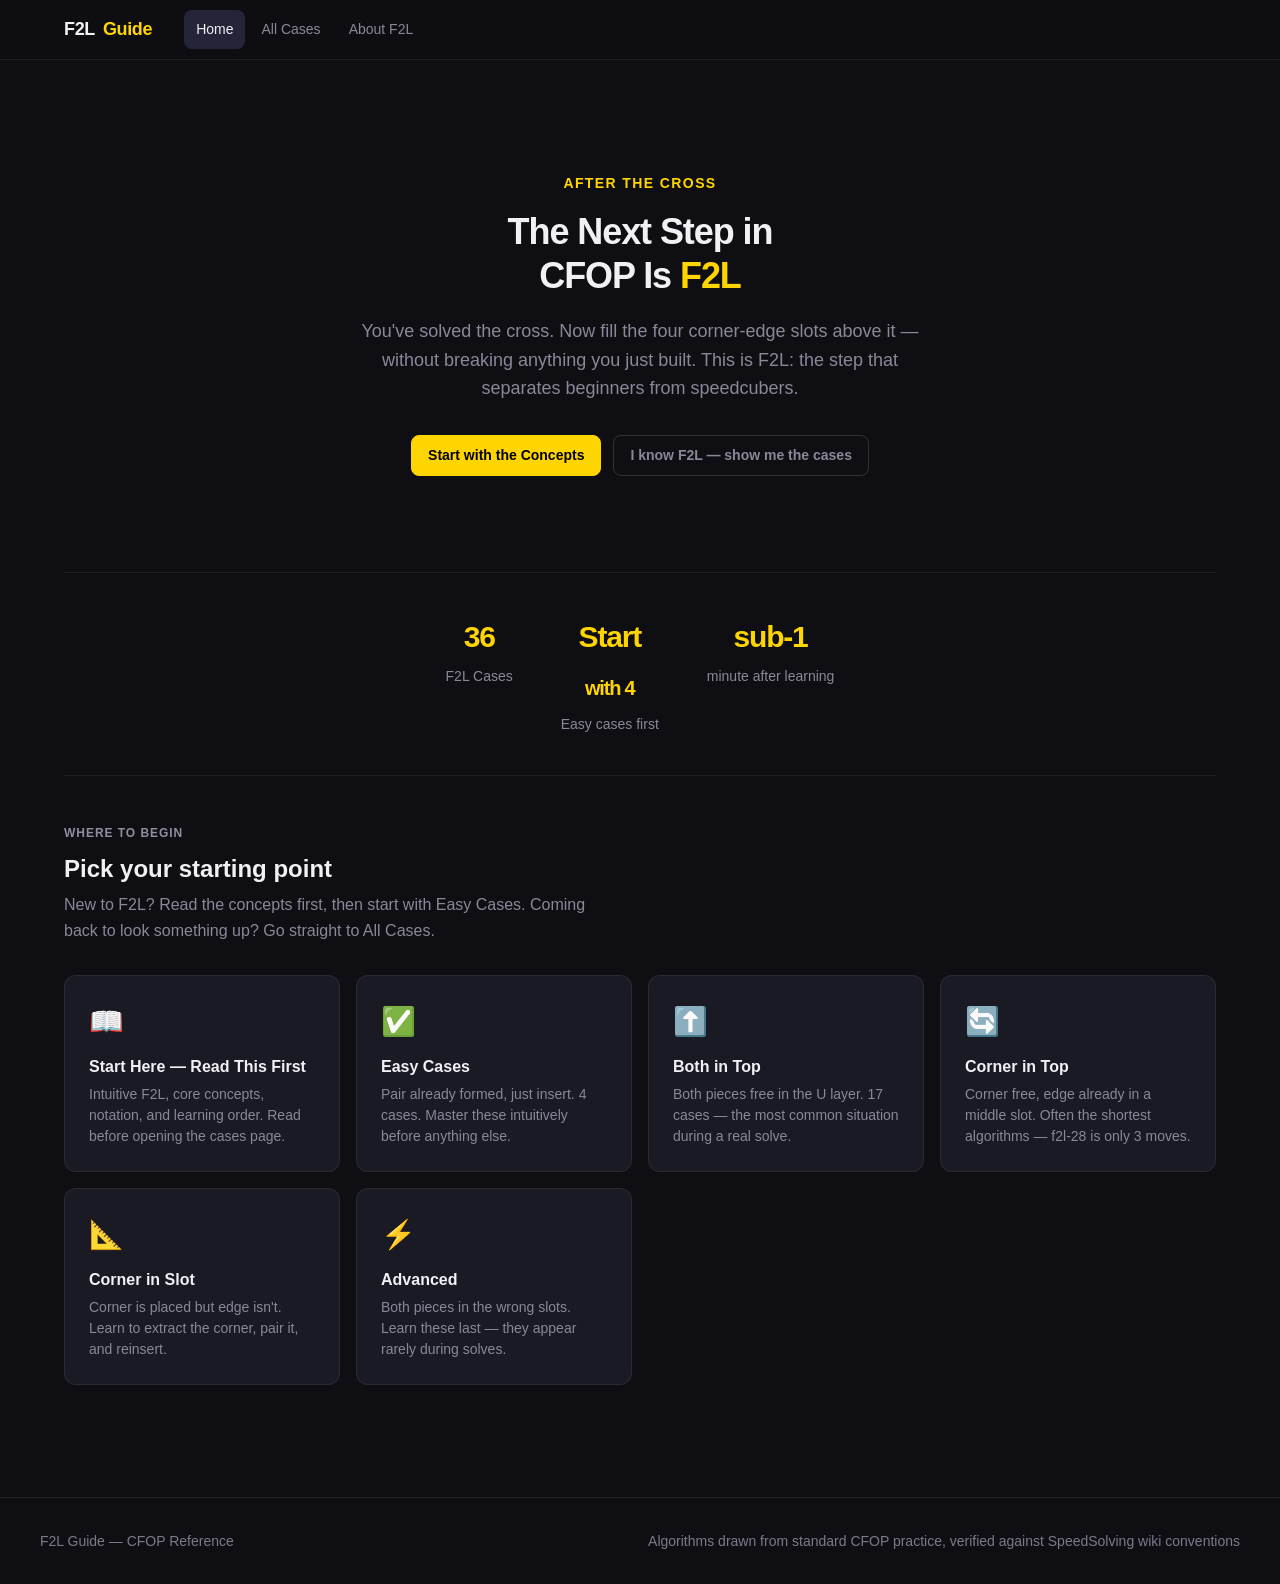
<file: index.html>
<!DOCTYPE html>
<html lang="en">
<head>
  <meta charset="UTF-8">
  <meta name="viewport" content="width=device-width, initial-scale=1.0">
  <title>F2L Guide — Learn First Two Layers</title>
  <meta name="description" content="A comprehensive guide to all 36 F2L cases for the CFOP Rubik's cube method. Animated 3D diagrams, algorithms, and progress tracking.">
  <link rel="stylesheet" href="styles/tokens.css">
  <link rel="stylesheet" href="styles/base.css">
  <link rel="stylesheet" href="styles/layout.css">
  <link rel="stylesheet" href="styles/components.css">
  <link rel="icon" href="data:image/svg+xml,<svg xmlns='http://www.w3.org/2000/svg' viewBox='0 0 100 100'><text y='.9em' font-size='90'>🟨</text></svg>">
</head>
<body>

<a href="#main-content" class="skip-link">Skip to main content</a>

<header class="site-header" role="banner">
  <nav class="nav-inner" aria-label="Main navigation">
    <a href="index.html" class="nav-logo">F2L<span>Guide</span></a>
    <div class="nav-links" id="nav-links-list">
      <a href="index.html">Home</a>
      <a href="cases.html">All Cases</a>
      <a href="about.html">About F2L</a>
    </div>
    <button class="nav-menu-btn" aria-label="Toggle menu" aria-expanded="false" aria-controls="nav-links-list">
      <svg width="20" height="20" viewBox="0 0 20 20" fill="currentColor" aria-hidden="true">
        <rect y="3" width="20" height="2" rx="1"/>
        <rect y="9" width="20" height="2" rx="1"/>
        <rect y="15" width="20" height="2" rx="1"/>
      </svg>
    </button>
  </nav>
</header>

<main id="main-content">
  <div class="page">

    <section class="hero">
      <p class="hero-eyebrow">After the Cross</p>
      <h1 class="hero-title">The Next Step in<br>CFOP Is <span>F2L</span></h1>
      <p class="hero-sub">
        You've solved the cross. Now fill the four corner-edge slots above it — without
        breaking anything you just built. This is F2L: the step that separates beginners
        from speedcubers.
      </p>
      <div class="hero-actions">
        <a href="about.html#intuitive" class="btn btn-primary">Start with the Concepts</a>
        <a href="cases.html" class="btn btn-ghost">I know F2L — show me the cases</a>
      </div>
    </section>

    <div class="stats-strip" aria-label="Site statistics">
      <div class="stat">
        <div class="stat-value">36</div>
        <div class="stat-label">F2L Cases</div>
      </div>
      <div class="stat">
        <div class="stat-value">Start<br><span style="font-size:var(--text-xl)">with 4</span></div>
        <div class="stat-label">Easy cases first</div>
      </div>
      <div class="stat">
        <div class="stat-value">sub-1</div>
        <div class="stat-label">minute after learning</div>
      </div>
    </div>

    <section aria-labelledby="start-heading">
      <p class="section-label">Where to begin</p>
      <h2 id="start-heading" style="font-size: var(--text-2xl); margin-bottom: var(--space-2);">Pick your starting point</h2>
      <p style="color: var(--text-muted); margin-bottom: 0; max-width: 540px;">
        New to F2L? Read the concepts first, then start with Easy Cases. Coming back to look something up? Go straight to All Cases.
      </p>

      <div class="start-grid">
        <a href="about.html#intuitive" class="start-card start-card-featured">
          <div class="start-card-icon">📖</div>
          <h3>Start Here — Read This First</h3>
          <p>Intuitive F2L, core concepts, notation, and learning order. Read before opening the cases page.</p>
        </a>
        <a href="cases.html#easy" class="start-card">
          <div class="start-card-icon">✅</div>
          <h3>Easy Cases</h3>
          <p>Pair already formed, just insert. 4 cases. Master these intuitively before anything else.</p>
        </a>
        <a href="cases.html#both-in-top" class="start-card">
          <div class="start-card-icon">⬆️</div>
          <h3>Both in Top</h3>
          <p>Both pieces free in the U layer. 17 cases — the most common situation during a real solve.</p>
        </a>
        <a href="cases.html#corner-in-top" class="start-card">
          <div class="start-card-icon">🔄</div>
          <h3>Corner in Top</h3>
          <p>Corner free, edge already in a middle slot. Often the shortest algorithms — f2l-28 is only 3 moves.</p>
        </a>
        <a href="cases.html#corner-in-slot" class="start-card">
          <div class="start-card-icon">📐</div>
          <h3>Corner in Slot</h3>
          <p>Corner is placed but edge isn't. Learn to extract the corner, pair it, and reinsert.</p>
        </a>
        <a href="cases.html#advanced" class="start-card">
          <div class="start-card-icon">⚡</div>
          <h3>Advanced</h3>
          <p>Both pieces in the wrong slots. Learn these last — they appear rarely during solves.</p>
        </a>
      </div>
    </section>

  </div>
</main>

<footer class="site-footer">
  <div class="footer-inner">
    <span>F2L Guide — CFOP Reference</span>
    <span>Algorithms drawn from standard CFOP practice, verified against SpeedSolving wiki conventions</span>
  </div>
</footer>

<script src="js/nav.js"></script>
</body>
</html>
</file>
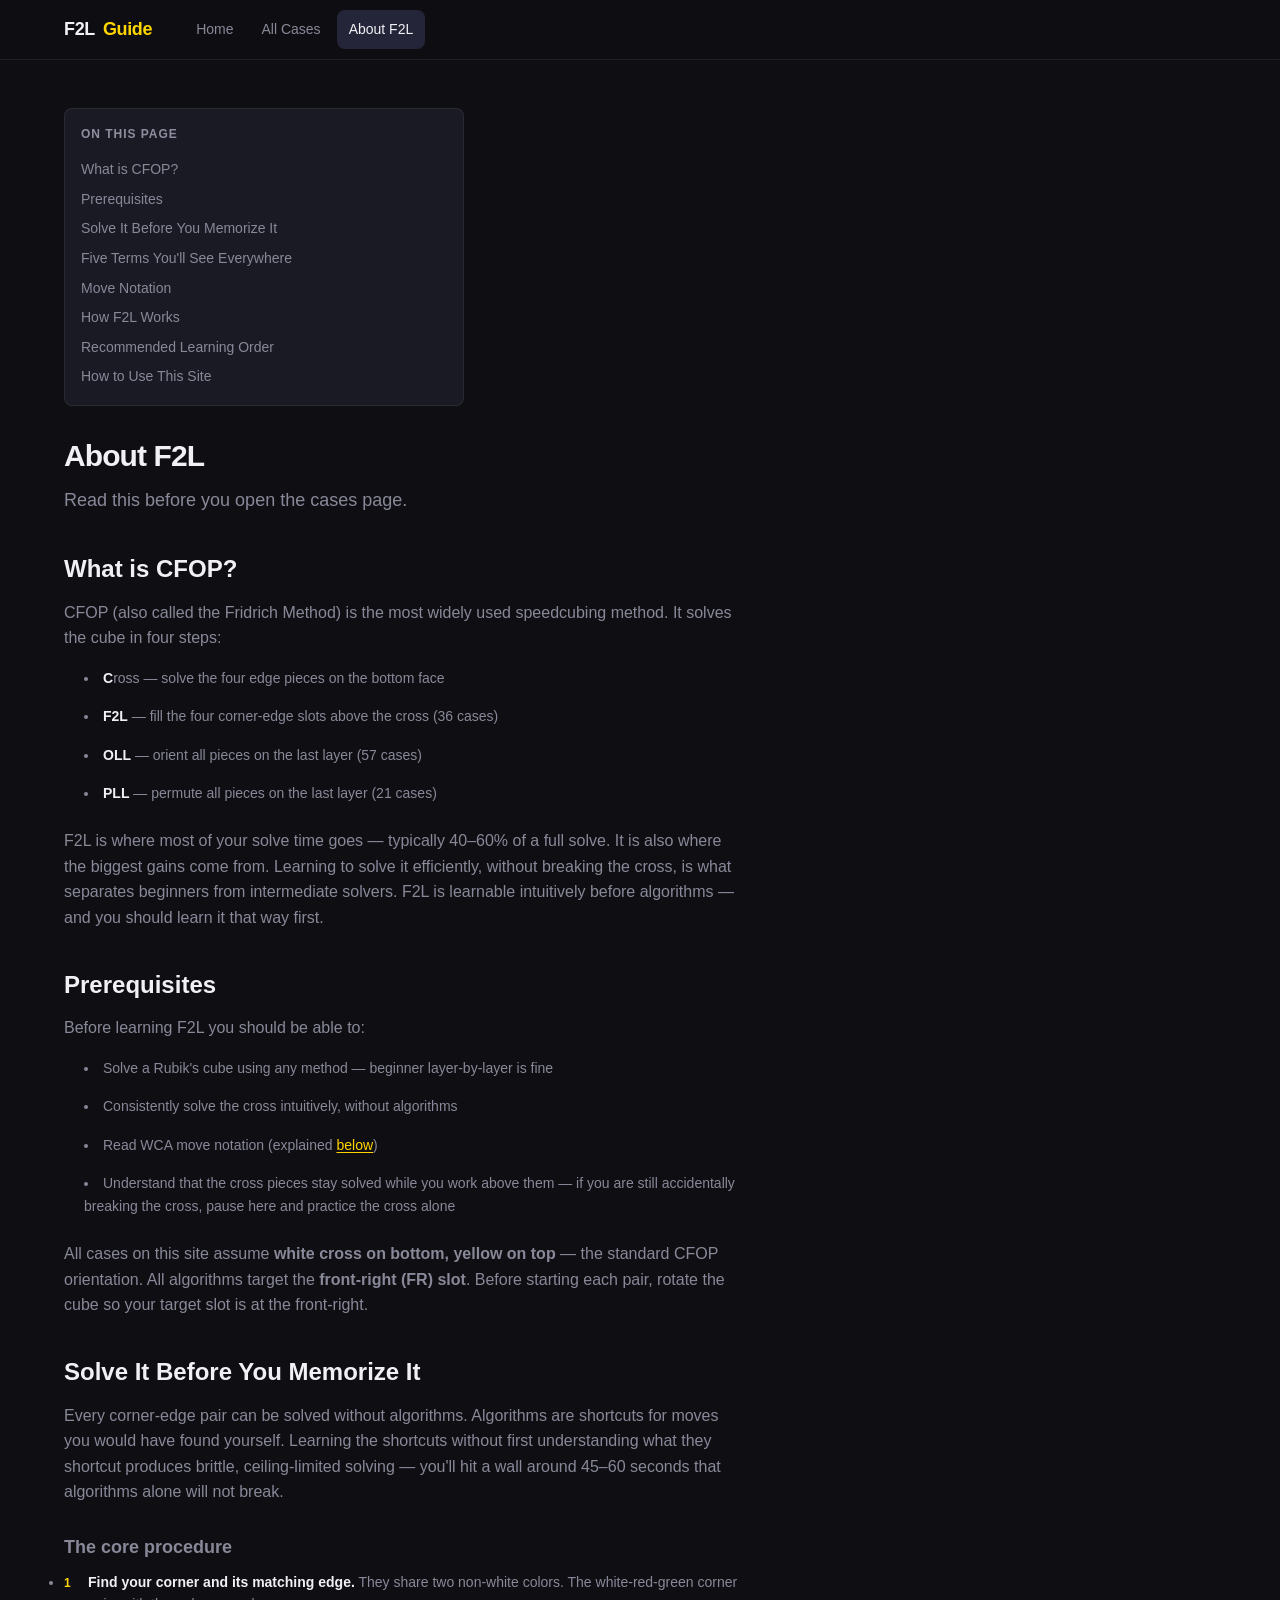
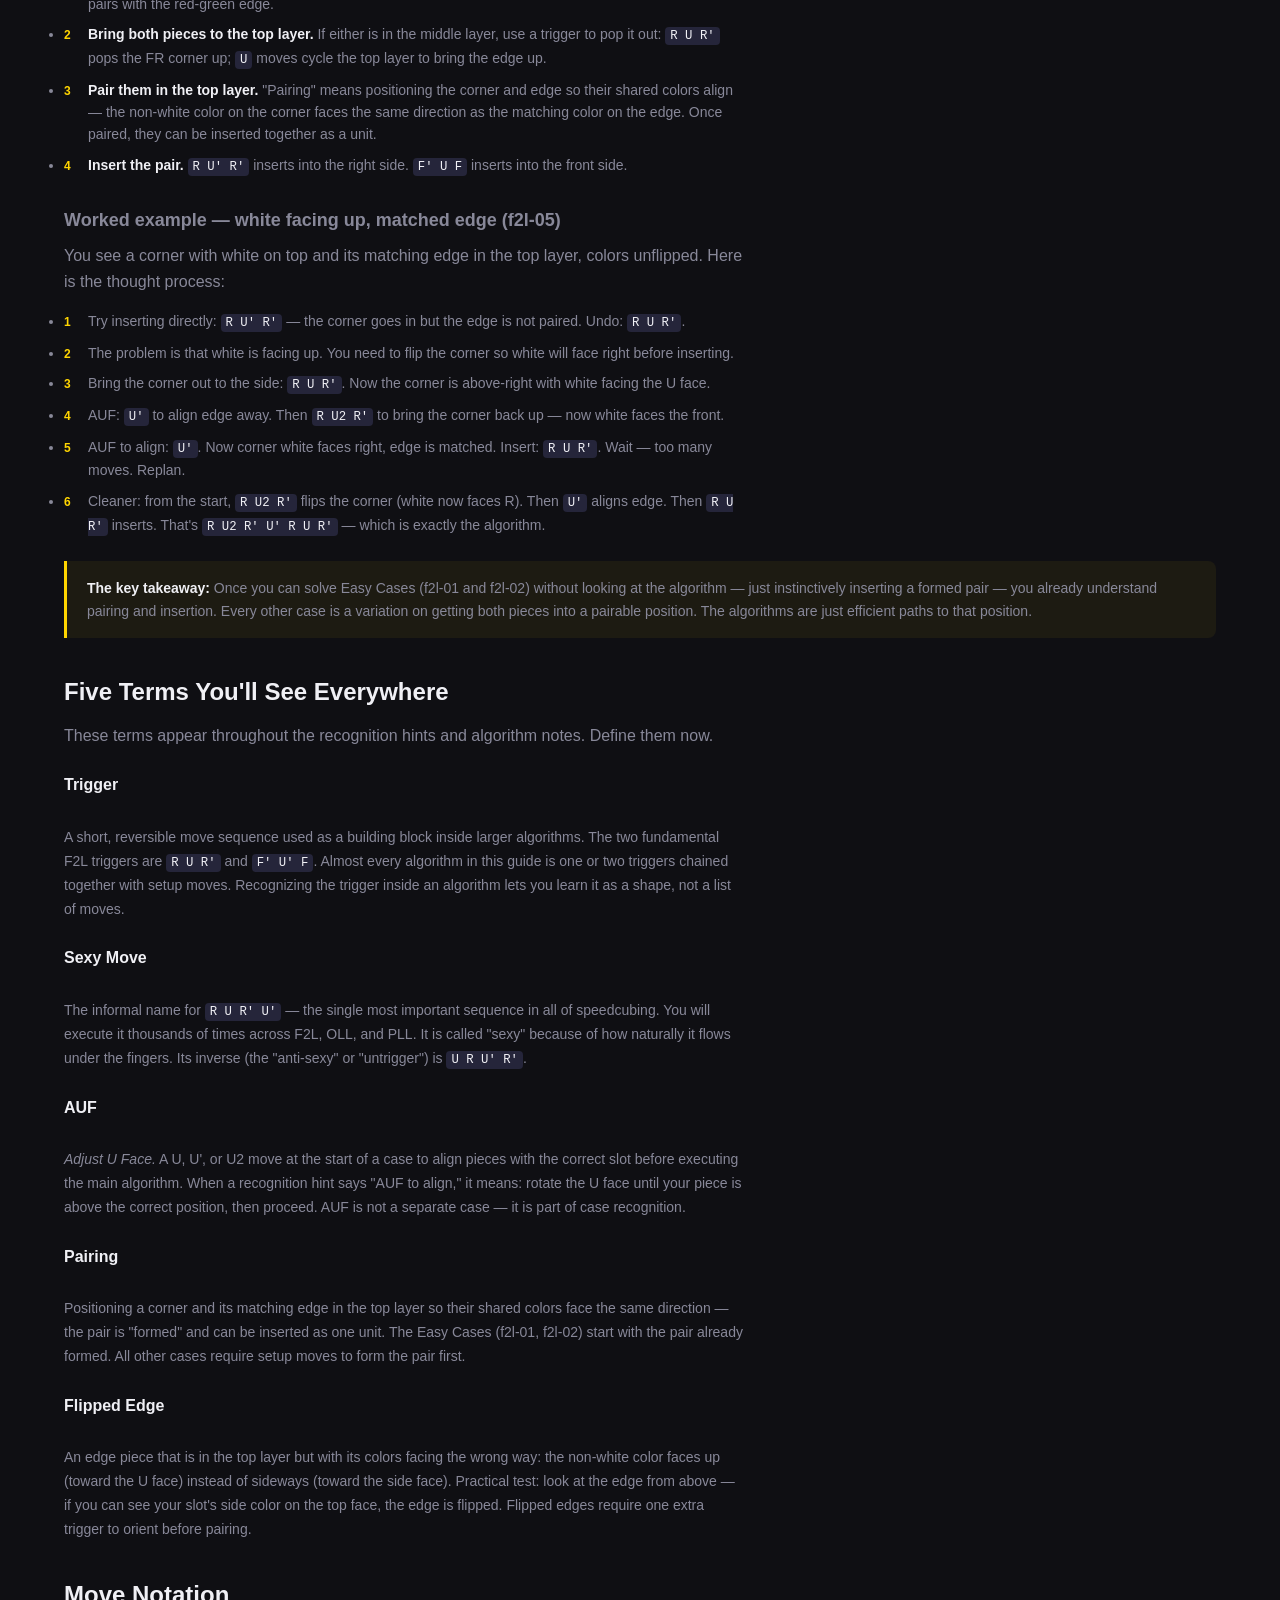
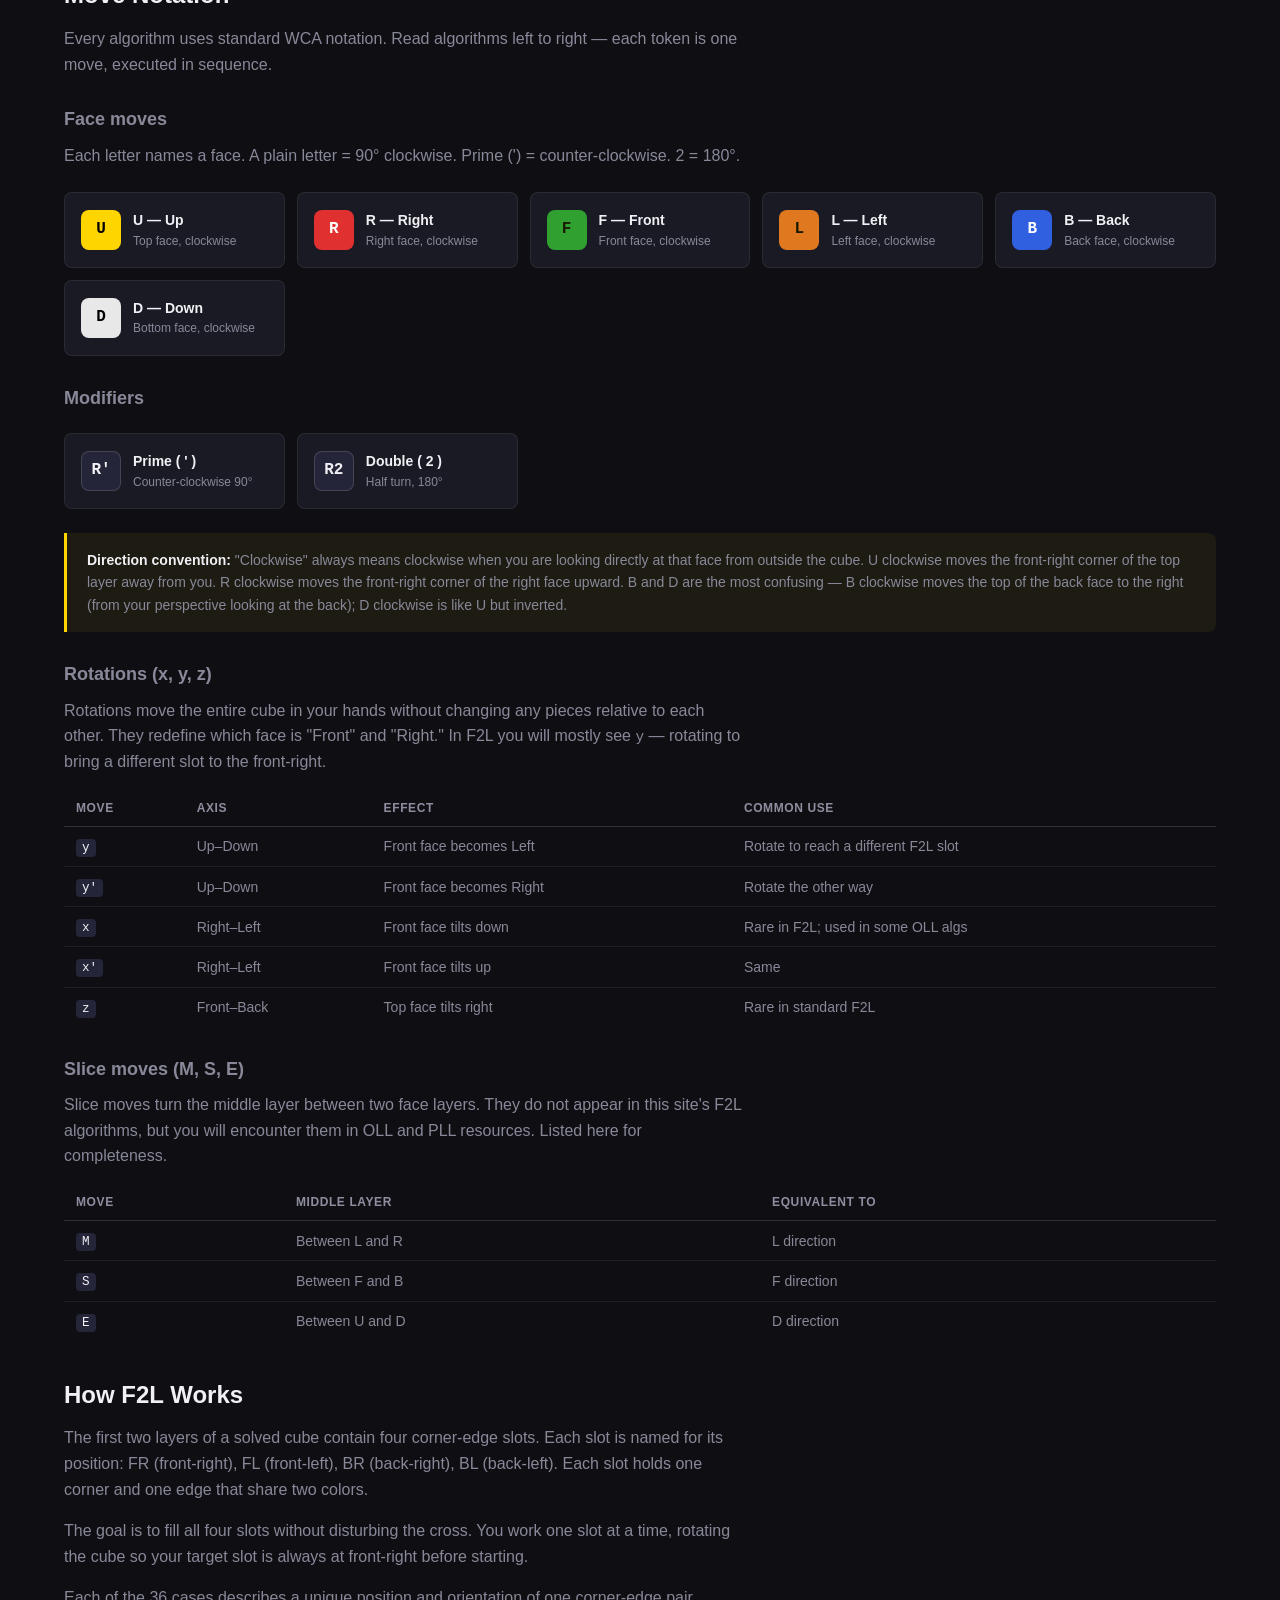
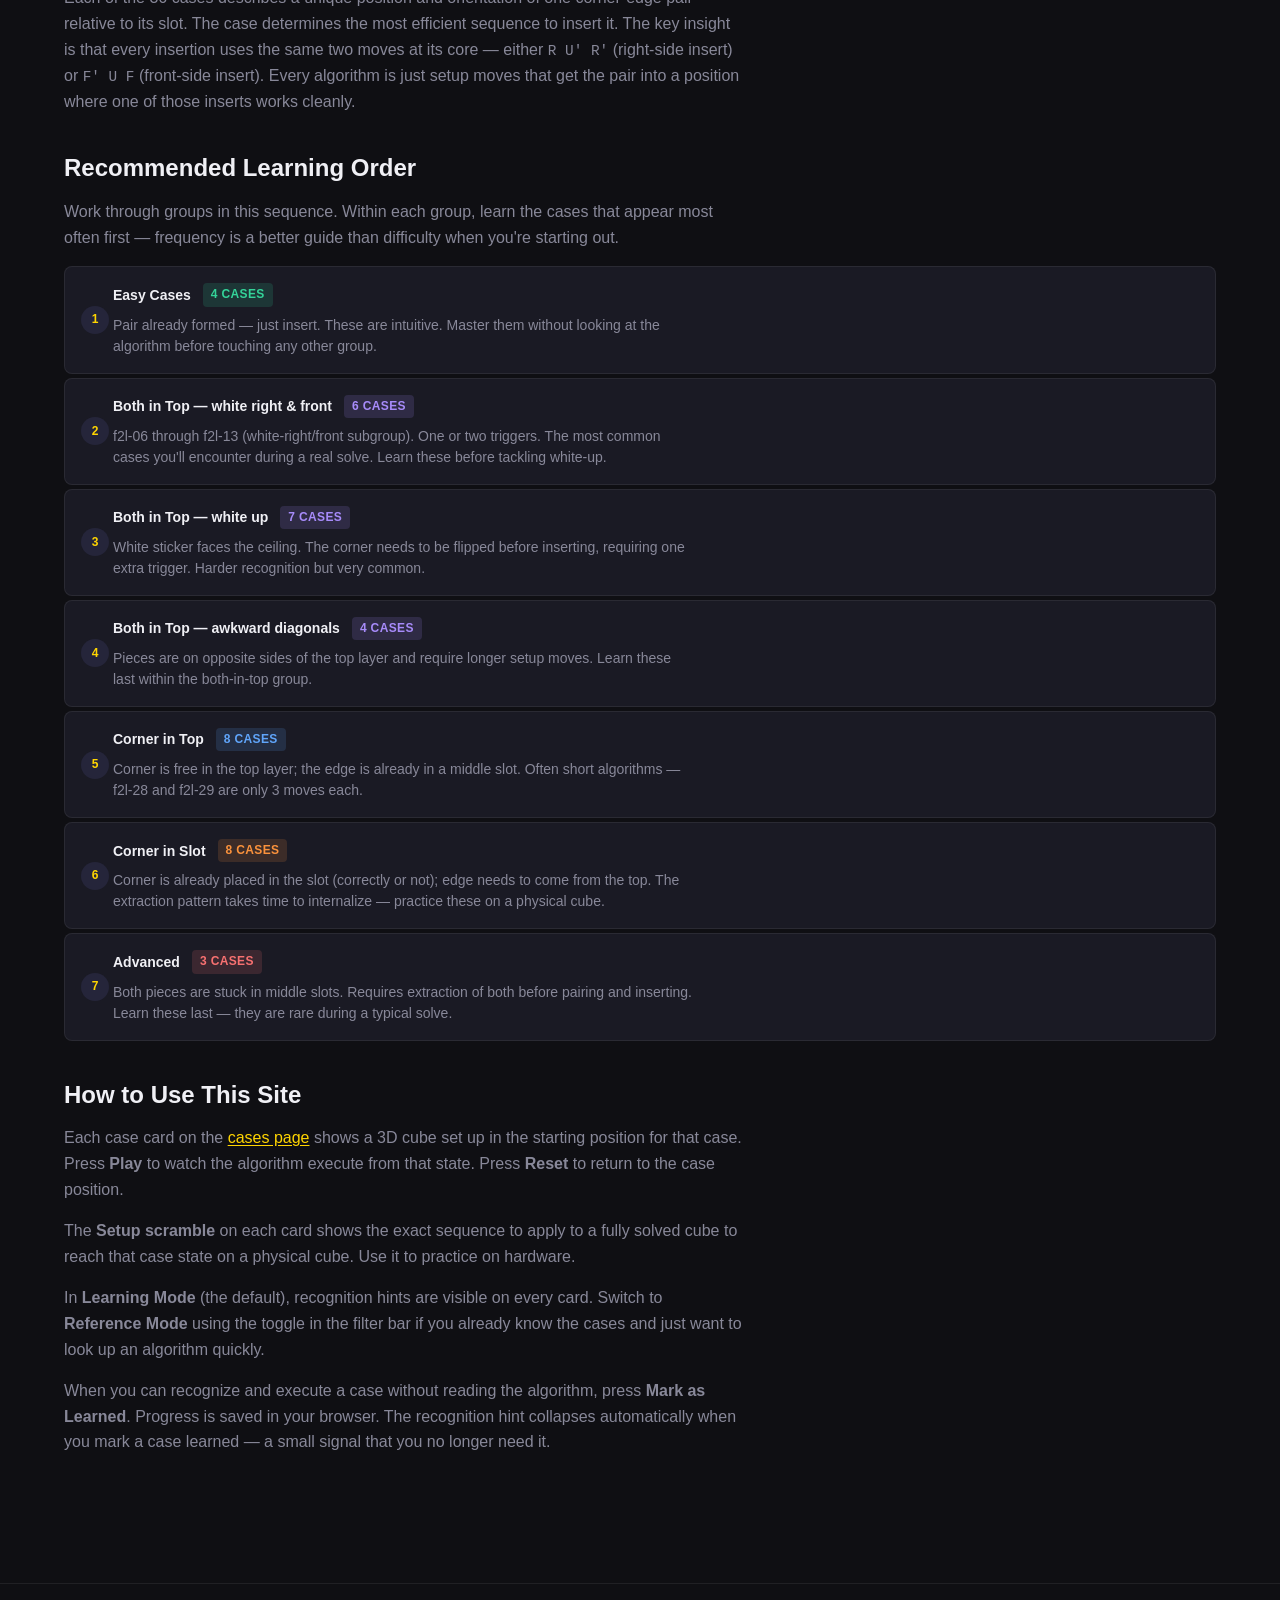
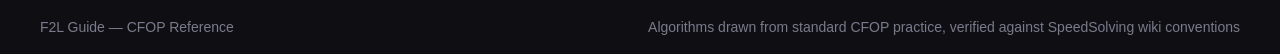
<file: about.html>
<!DOCTYPE html>
<html lang="en">
<head>
  <meta charset="UTF-8">
  <meta name="viewport" content="width=device-width, initial-scale=1.0">
  <title>About F2L — F2L Guide</title>
  <meta name="description" content="What is F2L? Learn the core concepts, WCA notation, intuitive solving, and the right order to learn all 36 cases.">
  <link rel="stylesheet" href="styles/tokens.css">
  <link rel="stylesheet" href="styles/base.css">
  <link rel="stylesheet" href="styles/layout.css">
  <link rel="stylesheet" href="styles/components.css">
  <link rel="icon" href="data:image/svg+xml,<svg xmlns='http://www.w3.org/2000/svg' viewBox='0 0 100 100'><text y='.9em' font-size='90'>🟨</text></svg>">
</head>
<body>

<a href="#main-content" class="skip-link">Skip to main content</a>

<header class="site-header" role="banner">
  <nav class="nav-inner" aria-label="Main navigation">
    <a href="index.html" class="nav-logo">F2L<span>Guide</span></a>
    <div class="nav-links" id="nav-links-list">
      <a href="index.html">Home</a>
      <a href="cases.html">All Cases</a>
      <a href="about.html">About F2L</a>
    </div>
    <button class="nav-menu-btn" aria-label="Toggle menu" aria-expanded="false" aria-controls="nav-links-list">
      <svg width="20" height="20" viewBox="0 0 20 20" fill="currentColor" aria-hidden="true">
        <rect y="3" width="20" height="2" rx="1"/>
        <rect y="9" width="20" height="2" rx="1"/>
        <rect y="15" width="20" height="2" rx="1"/>
      </svg>
    </button>
  </nav>
</header>

<main id="main-content">
  <div class="page">

    <!-- Page nav -->
    <nav class="about-toc" aria-label="On this page">
      <p class="section-label">On this page</p>
      <ul class="toc-list">
        <li><a href="#what-is-cfop">What is CFOP?</a></li>
        <li><a href="#prerequisites">Prerequisites</a></li>
        <li><a href="#intuitive">Solve It Before You Memorize It</a></li>
        <li><a href="#concepts">Five Terms You'll See Everywhere</a></li>
        <li><a href="#notation">Move Notation</a></li>
        <li><a href="#how-f2l-works">How F2L Works</a></li>
        <li><a href="#learning-order">Recommended Learning Order</a></li>
        <li><a href="#how-to-use">How to Use This Site</a></li>
      </ul>
    </nav>

    <div class="prose">

      <h1 id="top" style="font-size: var(--text-3xl); letter-spacing: -0.03em; margin-bottom: var(--space-3);">About F2L</h1>
      <p style="font-size: var(--text-lg); color: var(--text-muted); margin-bottom: var(--space-10);">
        Read this before you open the cases page.
      </p>

      <!-- ── 1. What is CFOP ─────────────────────────────── -->
      <h2 id="what-is-cfop">What is CFOP?</h2>
      <p>
        CFOP (also called the Fridrich Method) is the most widely used speedcubing method. It solves the cube in four steps:
      </p>
      <ul class="prose-list">
        <li><strong>C</strong>ross — solve the four edge pieces on the bottom face</li>
        <li><strong>F2L</strong> — fill the four corner-edge slots above the cross (36 cases)</li>
        <li><strong>OLL</strong> — orient all pieces on the last layer (57 cases)</li>
        <li><strong>PLL</strong> — permute all pieces on the last layer (21 cases)</li>
      </ul>
      <p>
        F2L is where most of your solve time goes — typically 40–60% of a full solve. It is also where the
        biggest gains come from. Learning to solve it efficiently, without breaking the cross, is what
        separates beginners from intermediate solvers. F2L is learnable intuitively before algorithms —
        and you should learn it that way first.
      </p>

      <!-- ── 2. Prerequisites ───────────────────────────── -->
      <h2 id="prerequisites">Prerequisites</h2>
      <p>Before learning F2L you should be able to:</p>
      <ul class="prose-list">
        <li>Solve a Rubik's cube using any method — beginner layer-by-layer is fine</li>
        <li>Consistently solve the cross intuitively, without algorithms</li>
        <li>Read WCA move notation (explained <a href="#notation">below</a>)</li>
        <li>Understand that the cross pieces stay solved while you work above them — if you are still
            accidentally breaking the cross, pause here and practice the cross alone</li>
      </ul>
      <p>
        All cases on this site assume <strong>white cross on bottom, yellow on top</strong> — the standard CFOP
        orientation. All algorithms target the <strong>front-right (FR) slot</strong>. Before starting each pair,
        rotate the cube so your target slot is at the front-right.
      </p>

      <!-- ── 3. Intuitive F2L ───────────────────────────── -->
      <h2 id="intuitive">Solve It Before You Memorize It</h2>
      <p>
        Every corner-edge pair can be solved without algorithms. Algorithms are shortcuts for moves you
        would have found yourself. Learning the shortcuts without first understanding what they shortcut
        produces brittle, ceiling-limited solving — you'll hit a wall around 45–60 seconds that algorithms
        alone will not break.
      </p>

      <h3>The core procedure</h3>
      <ol class="prose-list prose-ol">
        <li>
          <strong>Find your corner and its matching edge.</strong> They share two non-white colors.
          The white-red-green corner pairs with the red-green edge.
        </li>
        <li>
          <strong>Bring both pieces to the top layer.</strong> If either is in the middle layer, use
          a trigger to pop it out: <code>R U R'</code> pops the FR corner up; <code>U</code> moves
          cycle the top layer to bring the edge up.
        </li>
        <li>
          <strong>Pair them in the top layer.</strong> "Pairing" means positioning the corner and edge
          so their shared colors align — the non-white color on the corner faces the same direction as
          the matching color on the edge. Once paired, they can be inserted together as a unit.
        </li>
        <li>
          <strong>Insert the pair.</strong> <code>R U' R'</code> inserts into the right side.
          <code>F' U F</code> inserts into the front side.
        </li>
      </ol>

      <h3>Worked example — white facing up, matched edge (f2l-05)</h3>
      <p>
        You see a corner with white on top and its matching edge in the top layer, colors unflipped.
        Here is the thought process:
      </p>
      <ol class="prose-list prose-ol">
        <li>Try inserting directly: <code>R U' R'</code> — the corner goes in but the edge is not paired. Undo: <code>R U R'</code>.</li>
        <li>The problem is that white is facing up. You need to flip the corner so white will face right before inserting.</li>
        <li>Bring the corner out to the side: <code>R U R'</code>. Now the corner is above-right with white facing the U face.</li>
        <li>AUF: <code>U'</code> to align edge away. Then <code>R U2 R'</code> to bring the corner back up — now white faces the front.</li>
        <li>AUF to align: <code>U'</code>. Now corner white faces right, edge is matched. Insert: <code>R U R'</code>. Wait — too many moves. Replan.</li>
        <li>Cleaner: from the start, <code>R U2 R'</code> flips the corner (white now faces R). Then <code>U'</code> aligns edge. Then <code>R U R'</code> inserts. That's <code>R U2 R' U' R U R'</code> — which is exactly the algorithm.</li>
      </ol>

      <div class="callout">
        <strong>The key takeaway:</strong> Once you can solve Easy Cases (f2l-01 and f2l-02) without
        looking at the algorithm — just instinctively inserting a formed pair — you already understand
        pairing and insertion. Every other case is a variation on getting both pieces into a pairable
        position. The algorithms are just efficient paths to that position.
      </div>

      <!-- ── 4. Core Concepts ───────────────────────────── -->
      <h2 id="concepts">Five Terms You'll See Everywhere</h2>
      <p>These terms appear throughout the recognition hints and algorithm notes. Define them now.</p>

      <dl class="concept-list">
        <dt>Trigger</dt>
        <dd>
          A short, reversible move sequence used as a building block inside larger algorithms.
          The two fundamental F2L triggers are <code>R U R'</code> and <code>F' U' F</code>.
          Almost every algorithm in this guide is one or two triggers chained together with setup moves.
          Recognizing the trigger inside an algorithm lets you learn it as a shape, not a list of moves.
        </dd>

        <dt>Sexy Move</dt>
        <dd>
          The informal name for <code>R U R' U'</code> — the single most important sequence in all of
          speedcubing. You will execute it thousands of times across F2L, OLL, and PLL. It is called
          "sexy" because of how naturally it flows under the fingers. Its inverse (the "anti-sexy" or
          "untrigger") is <code>U R U' R'</code>.
        </dd>

        <dt>AUF</dt>
        <dd>
          <em>Adjust U Face.</em> A U, U', or U2 move at the start of a case to align pieces with the
          correct slot before executing the main algorithm. When a recognition hint says "AUF to align,"
          it means: rotate the U face until your piece is above the correct position, then proceed.
          AUF is not a separate case — it is part of case recognition.
        </dd>

        <dt>Pairing</dt>
        <dd>
          Positioning a corner and its matching edge in the top layer so their shared colors face the
          same direction — the pair is "formed" and can be inserted as one unit. The Easy Cases (f2l-01,
          f2l-02) start with the pair already formed. All other cases require setup moves to form the
          pair first.
        </dd>

        <dt>Flipped Edge</dt>
        <dd>
          An edge piece that is in the top layer but with its colors facing the wrong way: the non-white
          color faces up (toward the U face) instead of sideways (toward the side face). Practical test:
          look at the edge from above — if you can see your slot's side color on the top face, the edge
          is flipped. Flipped edges require one extra trigger to orient before pairing.
        </dd>
      </dl>

      <!-- ── 5. Move Notation ───────────────────────────── -->
      <h2 id="notation">Move Notation</h2>
      <p>
        Every algorithm uses standard WCA notation. Read algorithms left to right — each token is one
        move, executed in sequence.
      </p>

      <h3>Face moves</h3>
      <p>Each letter names a face. A plain letter = 90° clockwise. Prime (') = counter-clockwise. 2 = 180°.</p>

      <div class="notation-grid">
        <div class="notation-cell">
          <div class="notation-chip-large" style="background: var(--face-U); color: #000;">U</div>
          <div class="notation-cell-info">
            <div class="notation-cell-name">U — Up</div>
            <div class="notation-cell-desc">Top face, clockwise</div>
          </div>
        </div>
        <div class="notation-cell">
          <div class="notation-chip-large" style="background: var(--face-R); color: #fff;">R</div>
          <div class="notation-cell-info">
            <div class="notation-cell-name">R — Right</div>
            <div class="notation-cell-desc">Right face, clockwise</div>
          </div>
        </div>
        <div class="notation-cell">
          <div class="notation-chip-large" style="background: var(--face-F); color: #1a1a00;">F</div>
          <div class="notation-cell-info">
            <div class="notation-cell-name">F — Front</div>
            <div class="notation-cell-desc">Front face, clockwise</div>
          </div>
        </div>
        <div class="notation-cell">
          <div class="notation-chip-large" style="background: var(--face-L); color: #1a1a00;">L</div>
          <div class="notation-cell-info">
            <div class="notation-cell-name">L — Left</div>
            <div class="notation-cell-desc">Left face, clockwise</div>
          </div>
        </div>
        <div class="notation-cell">
          <div class="notation-chip-large" style="background: var(--face-B); color: #fff;">B</div>
          <div class="notation-cell-info">
            <div class="notation-cell-name">B — Back</div>
            <div class="notation-cell-desc">Back face, clockwise</div>
          </div>
        </div>
        <div class="notation-cell">
          <div class="notation-chip-large" style="background: var(--face-D); color: #000;">D</div>
          <div class="notation-cell-info">
            <div class="notation-cell-name">D — Down</div>
            <div class="notation-cell-desc">Bottom face, clockwise</div>
          </div>
        </div>
      </div>

      <h3>Modifiers</h3>
      <div class="notation-grid">
        <div class="notation-cell">
          <div class="notation-chip-large" style="background: var(--bg-elevated); color: var(--text-primary); border: 1px solid var(--border-strong);">R'</div>
          <div class="notation-cell-info">
            <div class="notation-cell-name">Prime ( ' )</div>
            <div class="notation-cell-desc">Counter-clockwise 90°</div>
          </div>
        </div>
        <div class="notation-cell">
          <div class="notation-chip-large" style="background: var(--bg-elevated); color: var(--text-primary); border: 1px solid var(--border-strong);">R2</div>
          <div class="notation-cell-info">
            <div class="notation-cell-name">Double ( 2 )</div>
            <div class="notation-cell-desc">Half turn, 180°</div>
          </div>
        </div>
      </div>

      <div class="callout" style="margin-top: var(--space-6);">
        <strong>Direction convention:</strong> "Clockwise" always means clockwise when you are looking
        directly at that face from outside the cube. U clockwise moves the front-right corner of the top
        layer away from you. R clockwise moves the front-right corner of the right face upward. B and D
        are the most confusing — B clockwise moves the top of the back face to the right (from your
        perspective looking at the back); D clockwise is like U but inverted.
      </div>

      <h3>Rotations (x, y, z)</h3>
      <p>
        Rotations move the entire cube in your hands without changing any pieces relative to each other.
        They redefine which face is "Front" and "Right." In F2L you will mostly see <code>y</code> —
        rotating to bring a different slot to the front-right.
      </p>
      <table class="notation-table">
        <thead>
          <tr><th>Move</th><th>Axis</th><th>Effect</th><th>Common use</th></tr>
        </thead>
        <tbody>
          <tr><td><code>y</code></td><td>Up–Down</td><td>Front face becomes Left</td><td>Rotate to reach a different F2L slot</td></tr>
          <tr><td><code>y'</code></td><td>Up–Down</td><td>Front face becomes Right</td><td>Rotate the other way</td></tr>
          <tr><td><code>x</code></td><td>Right–Left</td><td>Front face tilts down</td><td>Rare in F2L; used in some OLL algs</td></tr>
          <tr><td><code>x'</code></td><td>Right–Left</td><td>Front face tilts up</td><td>Same</td></tr>
          <tr><td><code>z</code></td><td>Front–Back</td><td>Top face tilts right</td><td>Rare in standard F2L</td></tr>
        </tbody>
      </table>

      <h3>Slice moves (M, S, E)</h3>
      <p>
        Slice moves turn the middle layer between two face layers. They do not appear in this site's F2L
        algorithms, but you will encounter them in OLL and PLL resources. Listed here for completeness.
      </p>
      <table class="notation-table">
        <thead>
          <tr><th>Move</th><th>Middle layer</th><th>Equivalent to</th></tr>
        </thead>
        <tbody>
          <tr><td><code>M</code></td><td>Between L and R</td><td>L direction</td></tr>
          <tr><td><code>S</code></td><td>Between F and B</td><td>F direction</td></tr>
          <tr><td><code>E</code></td><td>Between U and D</td><td>D direction</td></tr>
        </tbody>
      </table>

      <!-- ── 6. How F2L Works ───────────────────────────── -->
      <h2 id="how-f2l-works">How F2L Works</h2>
      <p>
        The first two layers of a solved cube contain four corner-edge slots. Each slot is named for its
        position: FR (front-right), FL (front-left), BR (back-right), BL (back-left). Each slot holds one
        corner and one edge that share two colors.
      </p>
      <p>
        The goal is to fill all four slots without disturbing the cross. You work one slot at a time,
        rotating the cube so your target slot is always at front-right before starting.
      </p>
      <p>
        Each of the 36 cases describes a unique position and orientation of one corner-edge pair relative
        to its slot. The case determines the most efficient sequence to insert it. The key insight is that
        every insertion uses the same two moves at its core — either <code>R U' R'</code> (right-side insert)
        or <code>F' U F</code> (front-side insert). Every algorithm is just setup moves that get the pair
        into a position where one of those inserts works cleanly.
      </p>

      <!-- ── 7. Learning Order ──────────────────────────── -->
      <h2 id="learning-order">Recommended Learning Order</h2>
      <p>
        Work through groups in this sequence. Within each group, learn the cases that appear most often
        first — frequency is a better guide than difficulty when you're starting out.
      </p>
      <ol class="learning-order-list">
        <li>
          <div class="lo-header">
            <a href="cases.html#easy" class="lo-link">Easy Cases</a>
            <span class="badge badge-easy">4 cases</span>
          </div>
          <p>Pair already formed — just insert. These are intuitive. Master them without looking at the algorithm before touching any other group.</p>
        </li>
        <li>
          <div class="lo-header">
            <span class="lo-link">Both in Top — white right &amp; front</span>
            <span class="badge badge-both-in-top">6 cases</span>
          </div>
          <p>f2l-06 through f2l-13 (white-right/front subgroup). One or two triggers. The most common cases you'll encounter during a real solve. Learn these before tackling white-up.</p>
        </li>
        <li>
          <div class="lo-header">
            <span class="lo-link">Both in Top — white up</span>
            <span class="badge badge-both-in-top">7 cases</span>
          </div>
          <p>White sticker faces the ceiling. The corner needs to be flipped before inserting, requiring one extra trigger. Harder recognition but very common.</p>
        </li>
        <li>
          <div class="lo-header">
            <span class="lo-link">Both in Top — awkward diagonals</span>
            <span class="badge badge-both-in-top">4 cases</span>
          </div>
          <p>Pieces are on opposite sides of the top layer and require longer setup moves. Learn these last within the both-in-top group.</p>
        </li>
        <li>
          <div class="lo-header">
            <a href="cases.html#corner-in-top" class="lo-link">Corner in Top</a>
            <span class="badge badge-corner-in-top">8 cases</span>
          </div>
          <p>Corner is free in the top layer; the edge is already in a middle slot. Often short algorithms — f2l-28 and f2l-29 are only 3 moves each.</p>
        </li>
        <li>
          <div class="lo-header">
            <a href="cases.html#corner-in-slot" class="lo-link">Corner in Slot</a>
            <span class="badge badge-corner-in-slot">8 cases</span>
          </div>
          <p>Corner is already placed in the slot (correctly or not); edge needs to come from the top. The extraction pattern takes time to internalize — practice these on a physical cube.</p>
        </li>
        <li>
          <div class="lo-header">
            <a href="cases.html#advanced" class="lo-link">Advanced</a>
            <span class="badge badge-advanced">3 cases</span>
          </div>
          <p>Both pieces are stuck in middle slots. Requires extraction of both before pairing and inserting. Learn these last — they are rare during a typical solve.</p>
        </li>
      </ol>

      <!-- ── 8. How to Use This Site ────────────────────── -->
      <h2 id="how-to-use">How to Use This Site</h2>
      <p>
        Each case card on the <a href="cases.html">cases page</a> shows a 3D cube set up in the starting
        position for that case. Press <strong>Play</strong> to watch the algorithm execute from that state.
        Press <strong>Reset</strong> to return to the case position.
      </p>
      <p>
        The <strong>Setup scramble</strong> on each card shows the exact sequence to apply to a fully solved
        cube to reach that case state on a physical cube. Use it to practice on hardware.
      </p>
      <p>
        In <strong>Learning Mode</strong> (the default), recognition hints are visible on every card.
        Switch to <strong>Reference Mode</strong> using the toggle in the filter bar if you already know
        the cases and just want to look up an algorithm quickly.
      </p>
      <p>
        When you can recognize and execute a case without reading the algorithm, press
        <strong>Mark as Learned</strong>. Progress is saved in your browser. The recognition hint
        collapses automatically when you mark a case learned — a small signal that you no longer need it.
      </p>

    </div>
  </div>
</main>

<footer class="site-footer">
  <div class="footer-inner">
    <span>F2L Guide — CFOP Reference</span>
    <span>Algorithms drawn from standard CFOP practice, verified against SpeedSolving wiki conventions</span>
  </div>
</footer>

<script src="js/nav.js"></script>
</body>
</html>
</file>
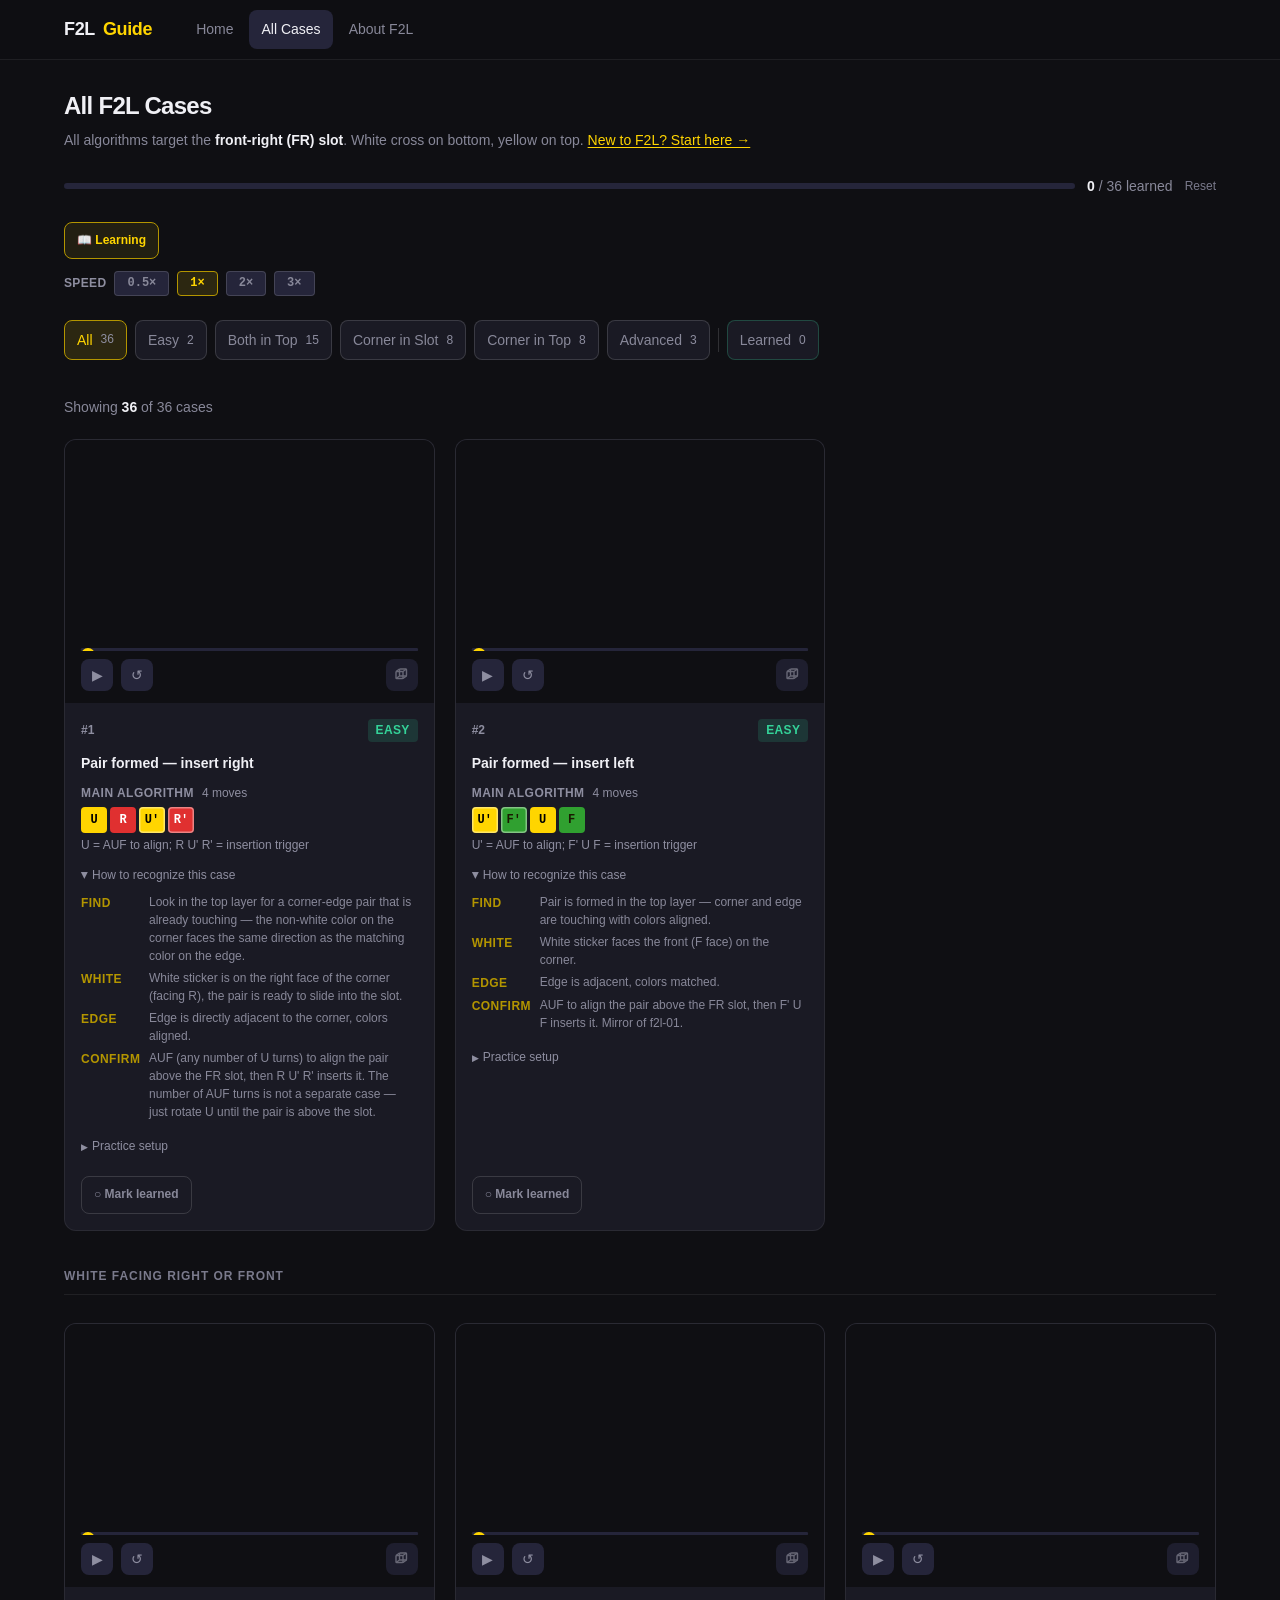
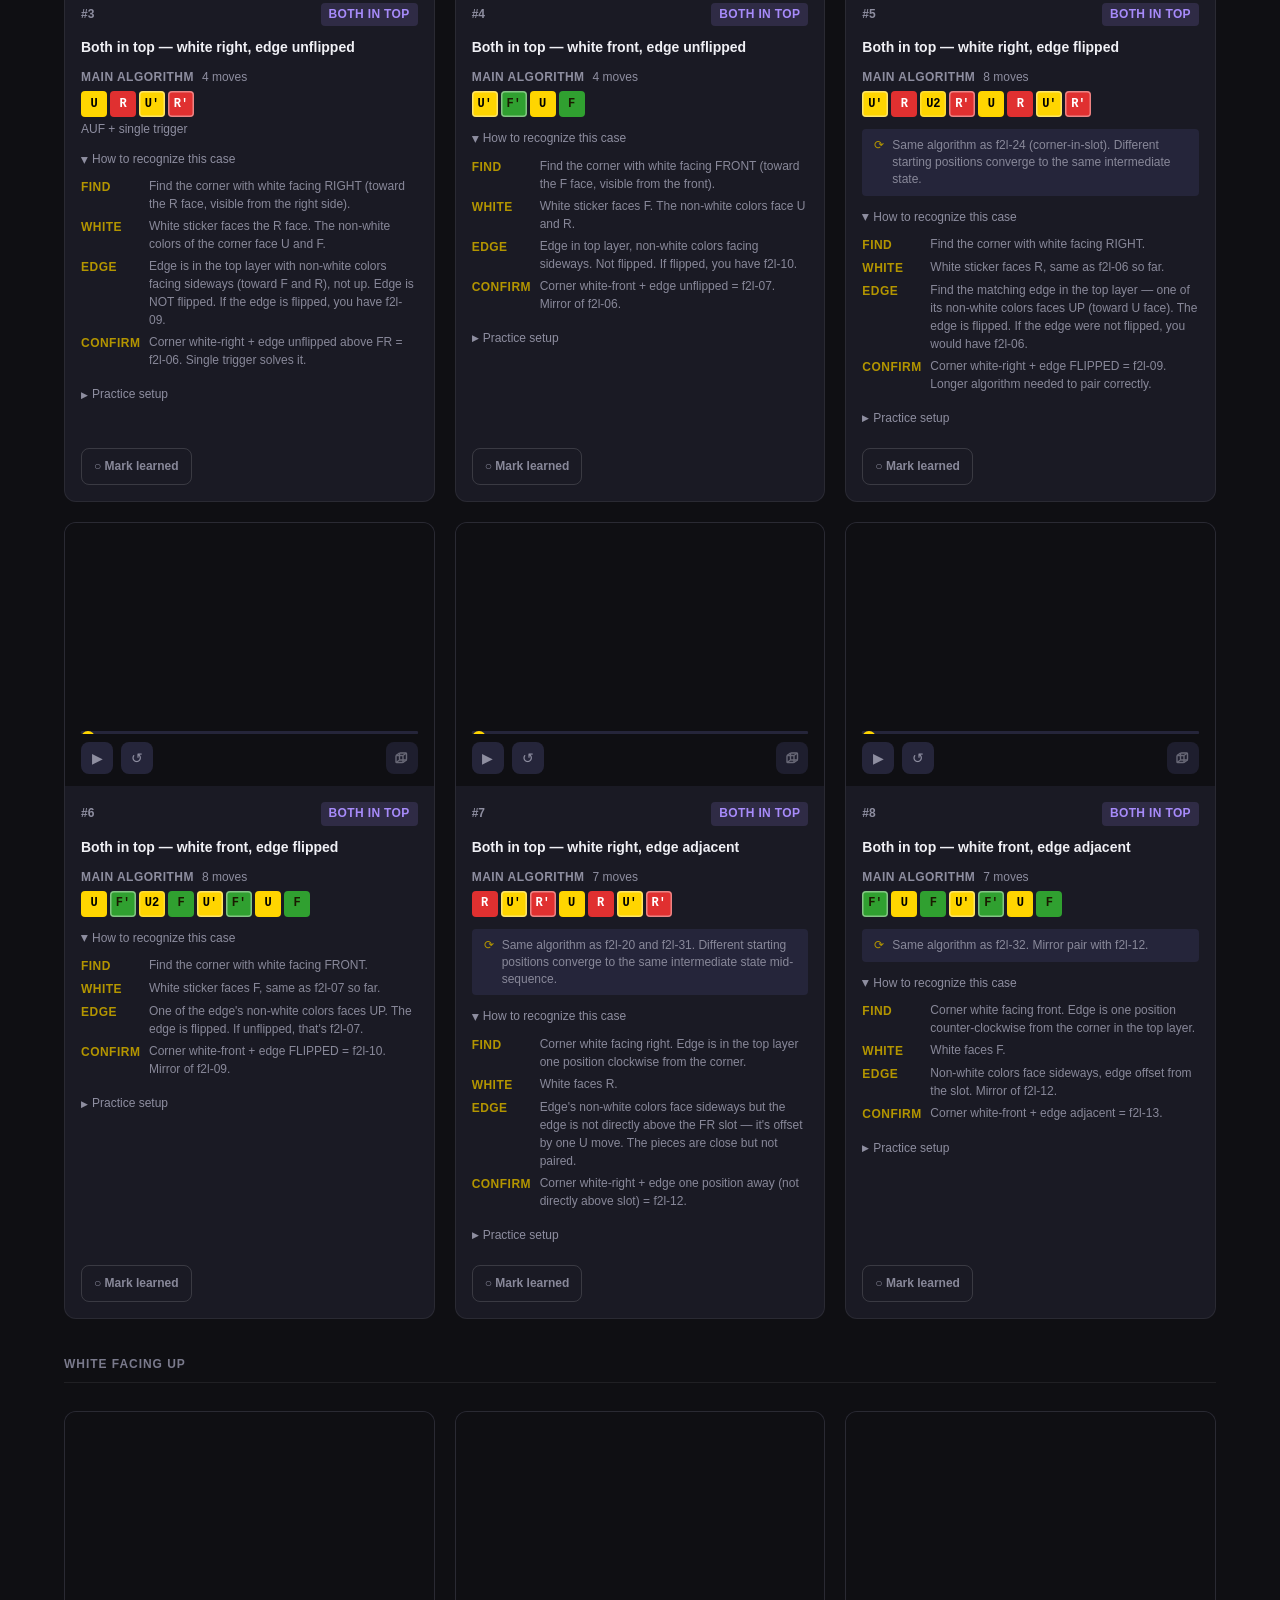
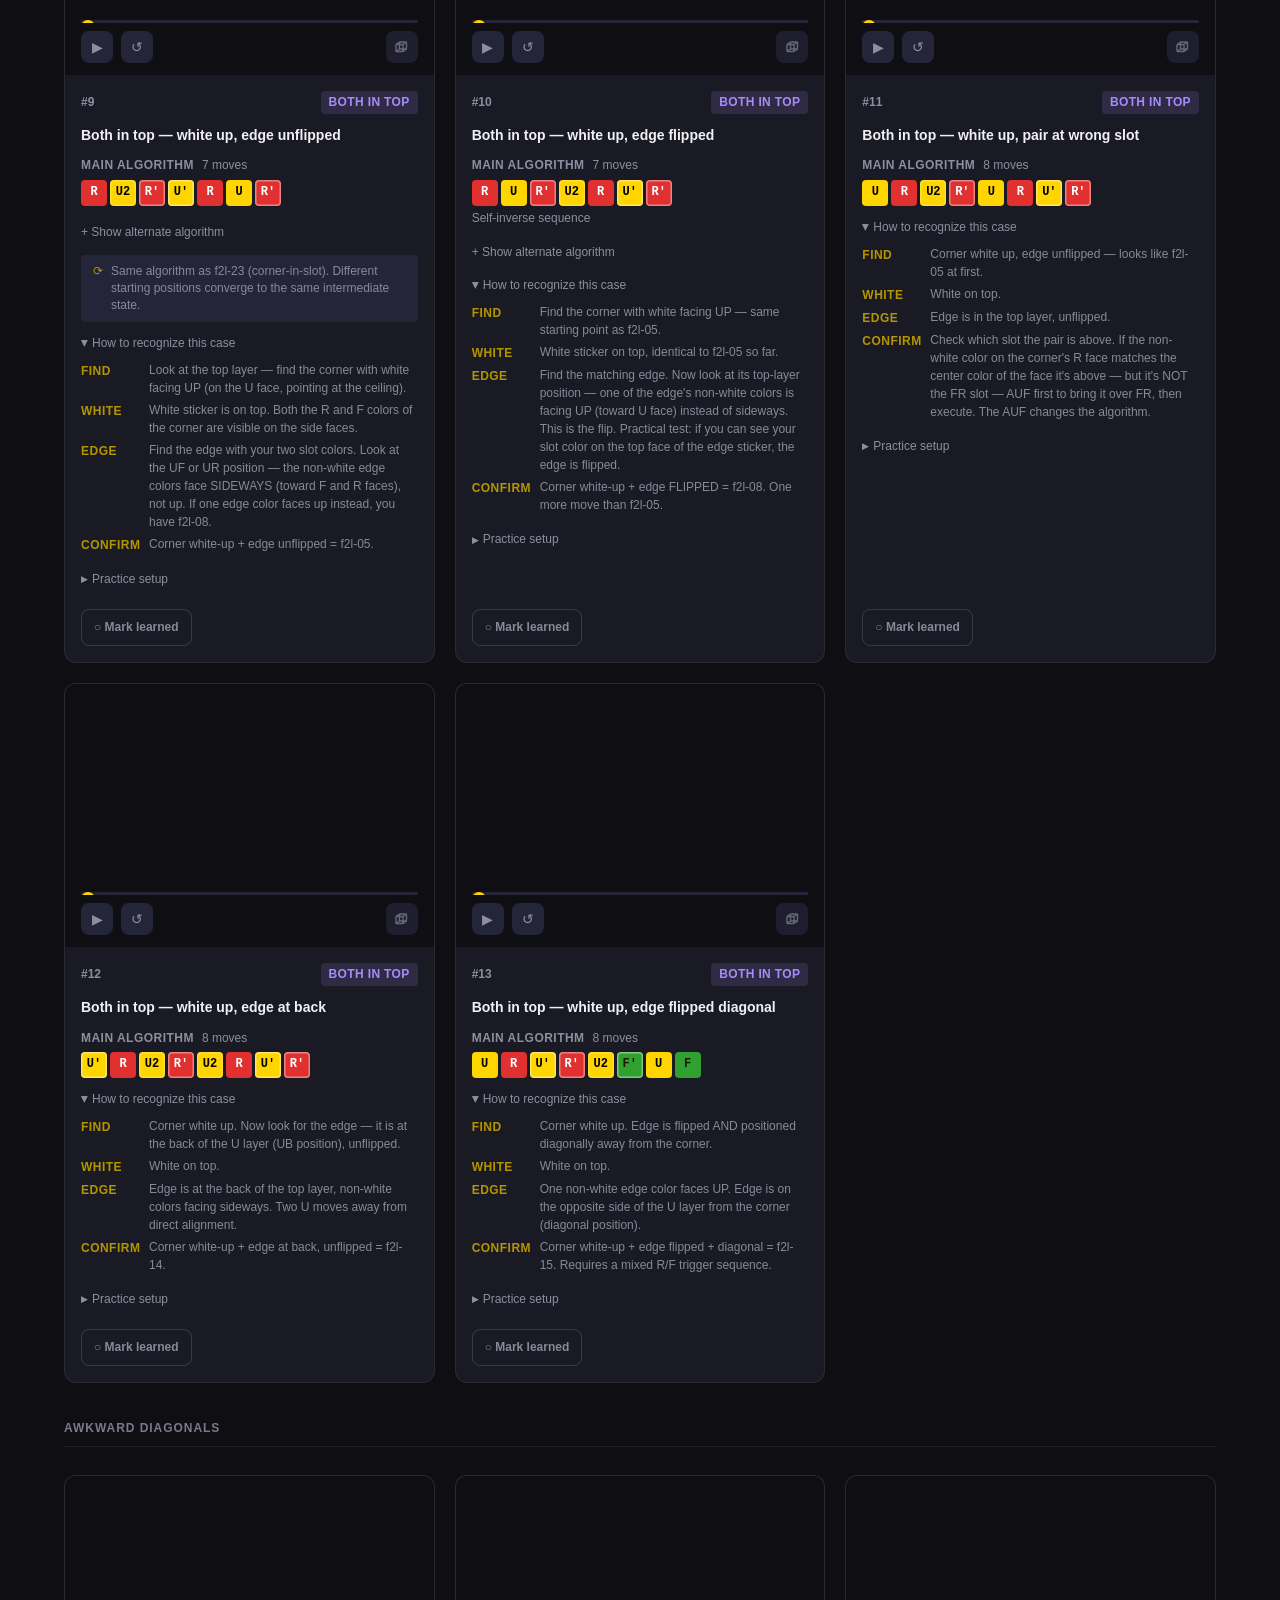
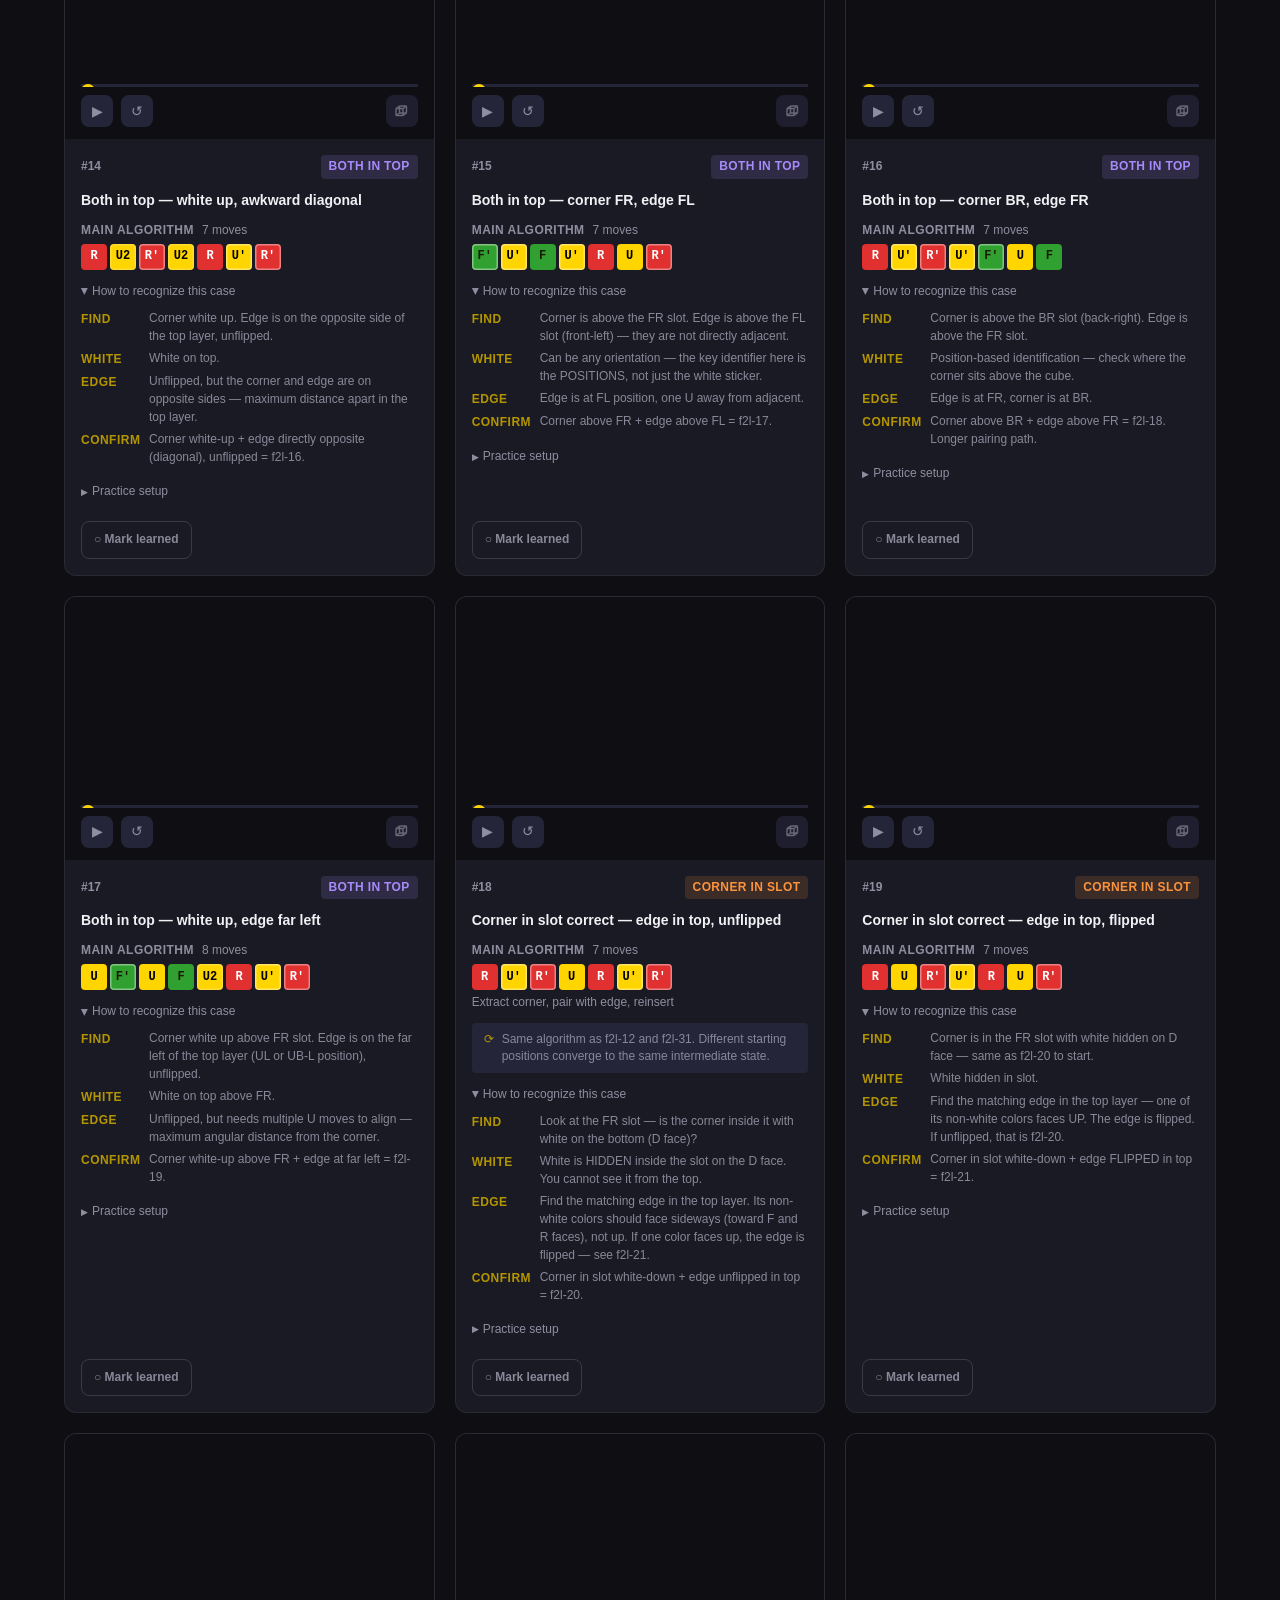
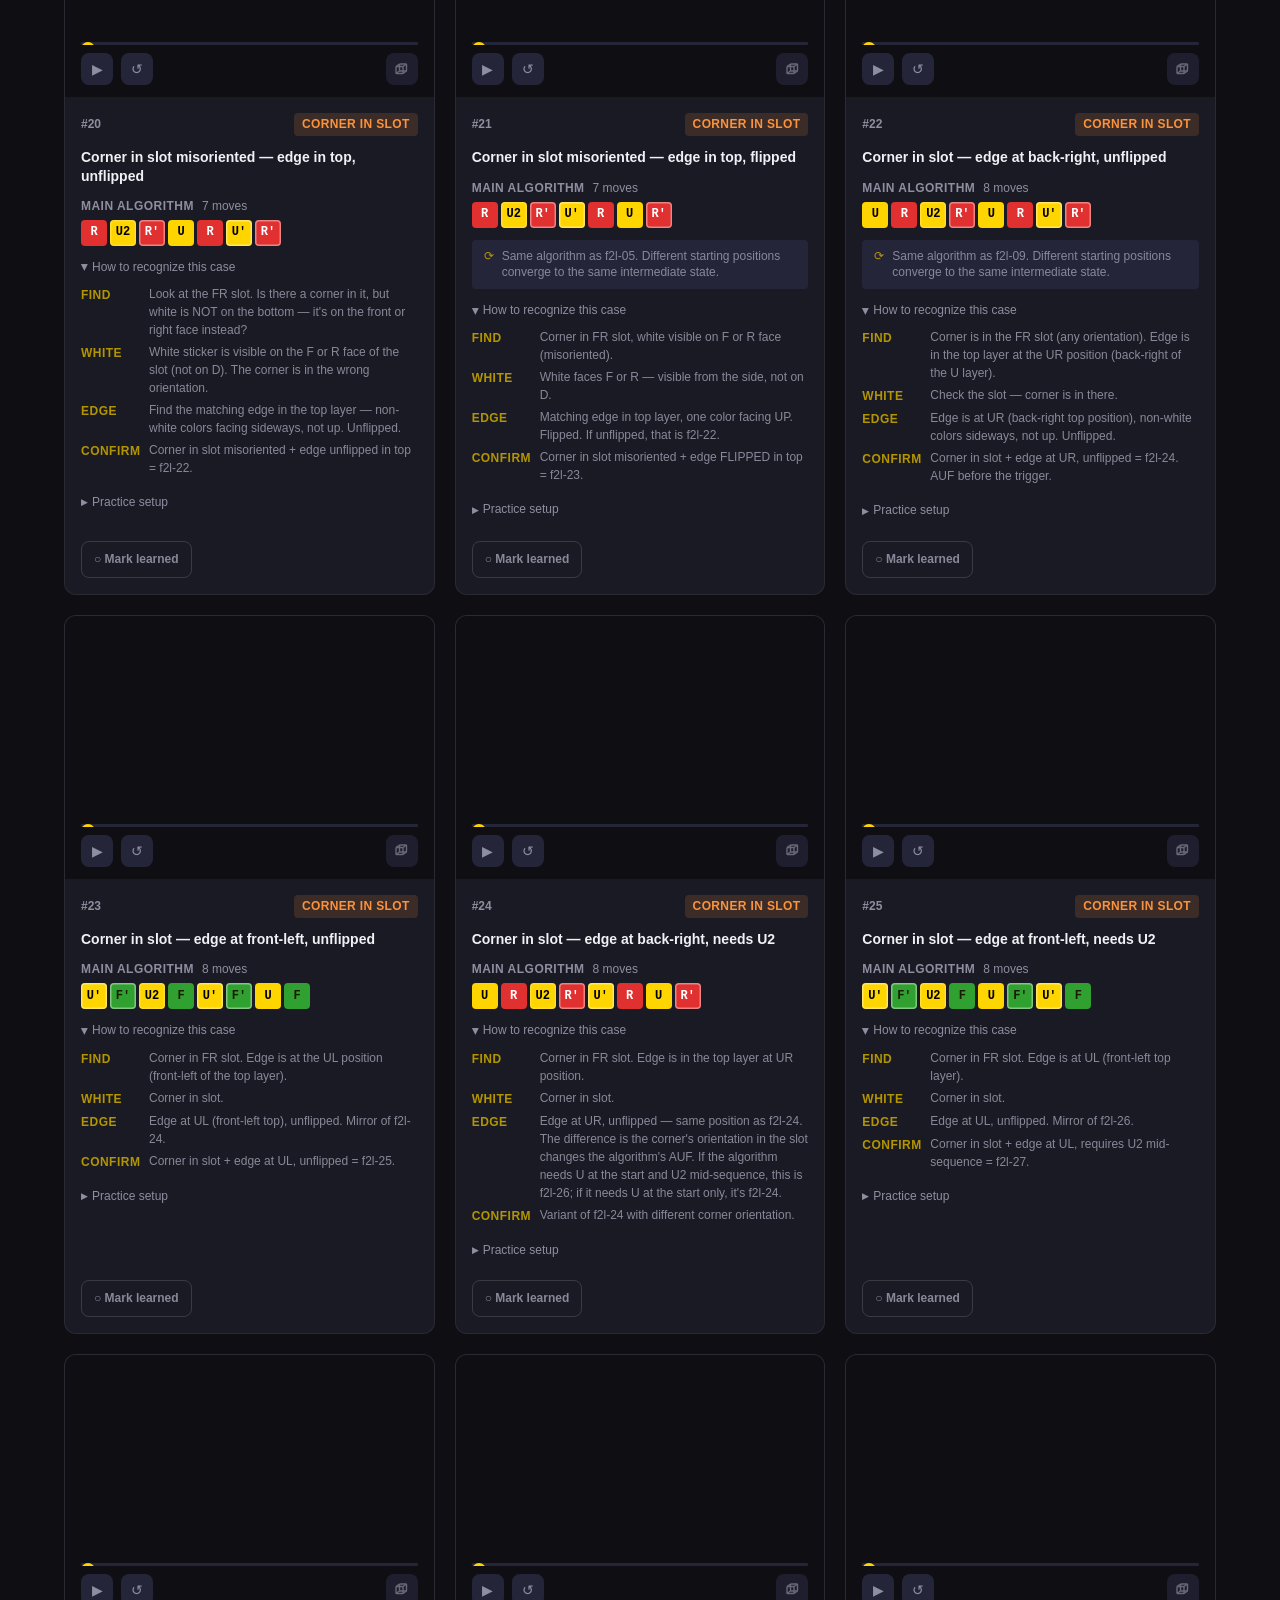
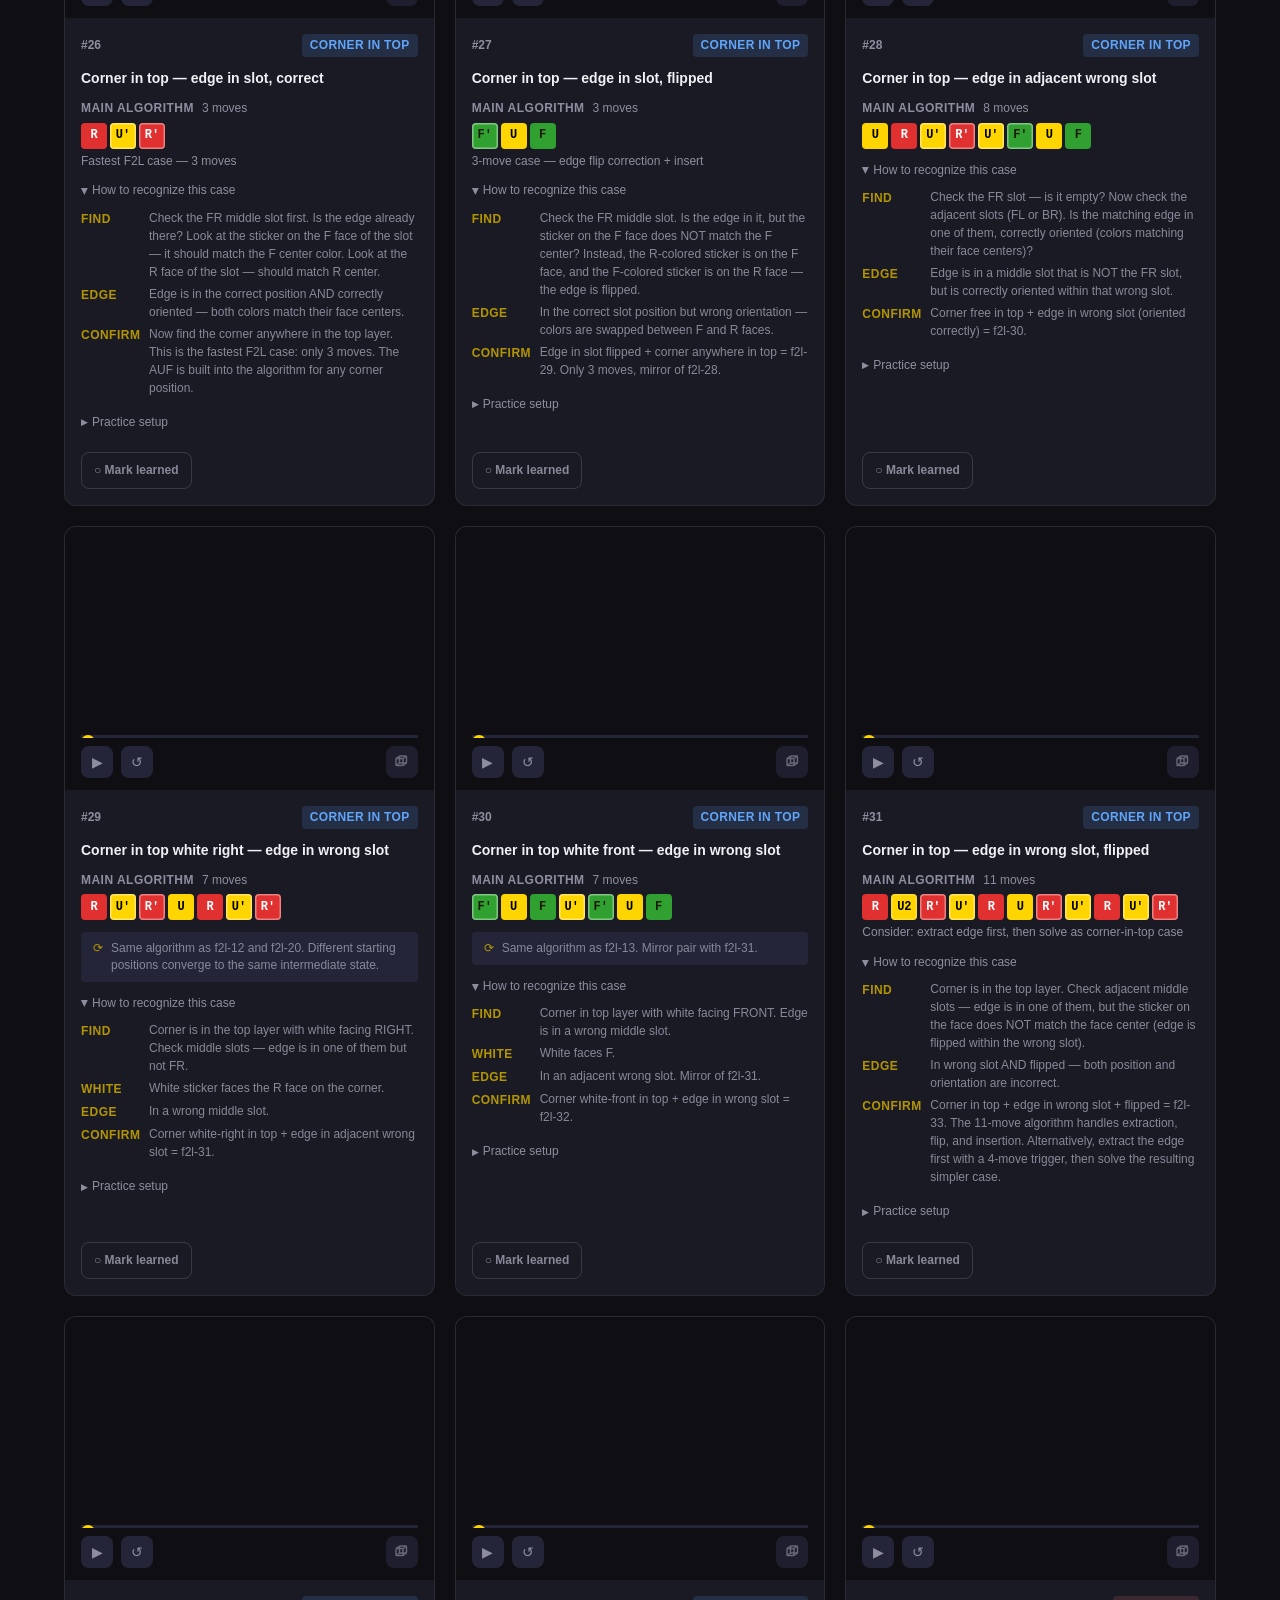
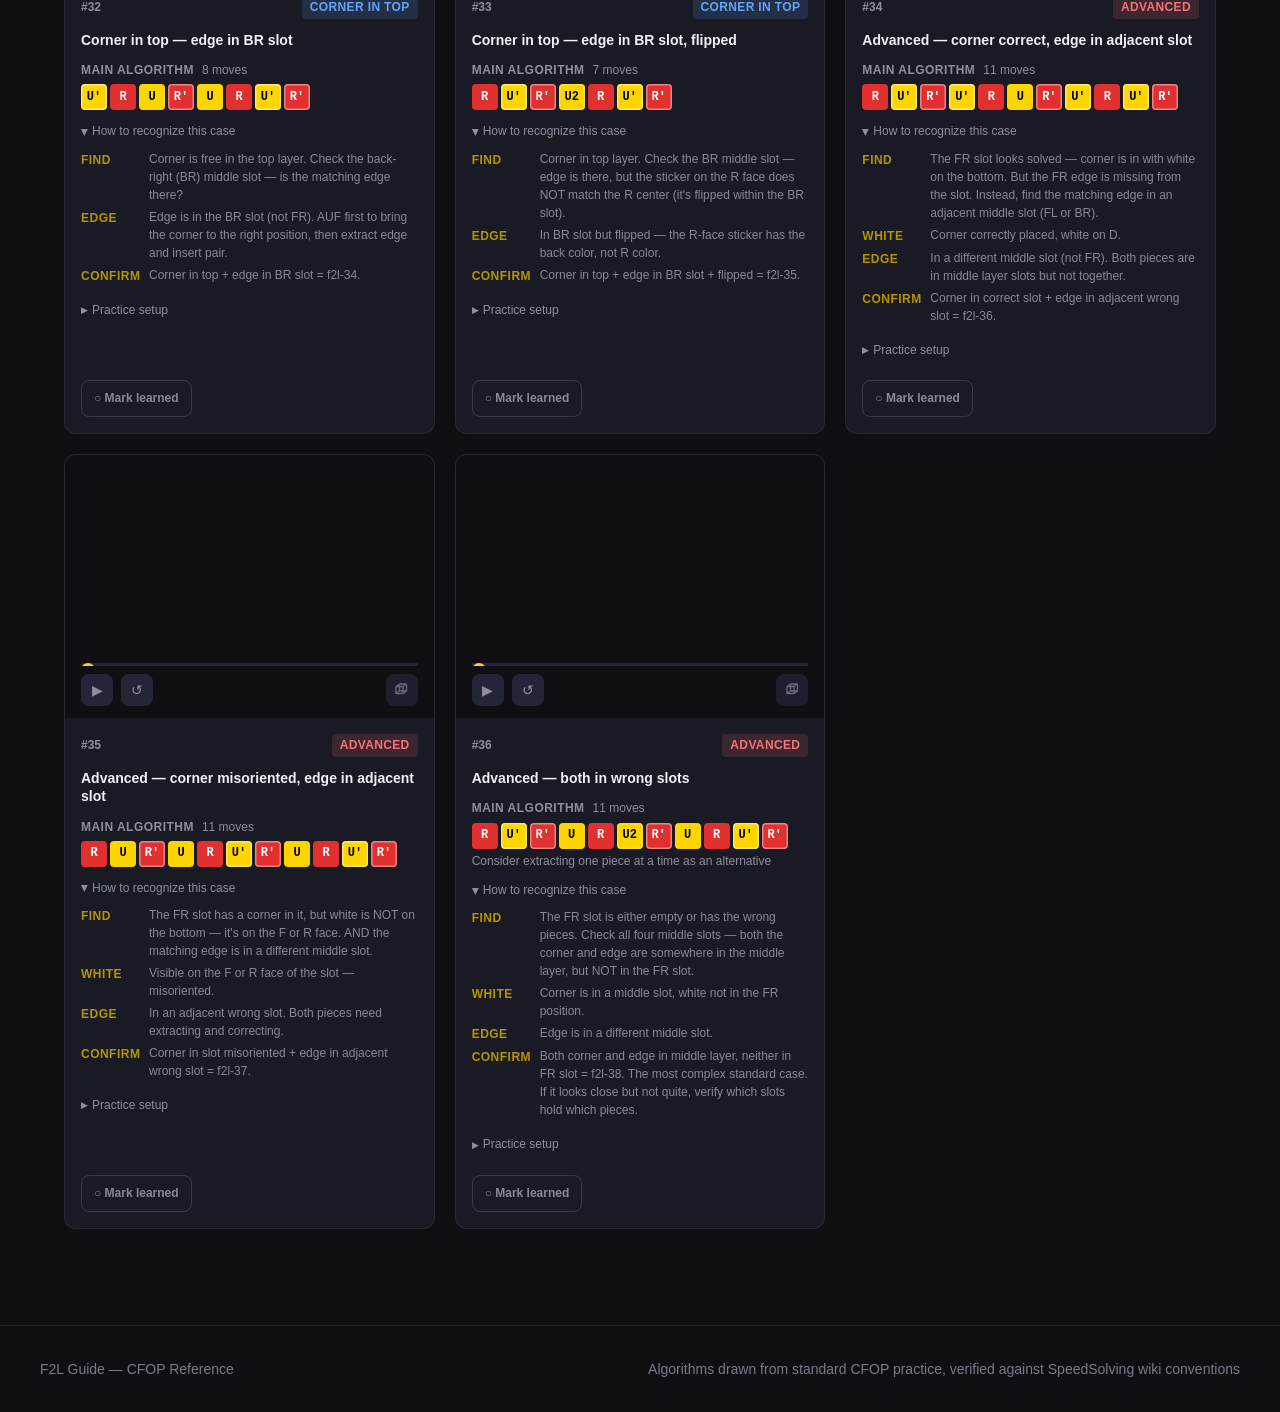
<file: cases.html>
<!DOCTYPE html>
<html lang="en">
<head>
  <meta charset="UTF-8">
  <meta name="viewport" content="width=device-width, initial-scale=1.0">
  <title>All F2L Cases — F2L Guide</title>
  <meta name="description" content="Browse all 36 F2L cases with animated 3D diagrams, algorithms, recognition hints, and progress tracking.">
  <link rel="stylesheet" href="styles/tokens.css">
  <link rel="stylesheet" href="styles/base.css">
  <link rel="stylesheet" href="styles/layout.css">
  <link rel="stylesheet" href="styles/components.css">
  <link rel="icon" href="data:image/svg+xml,<svg xmlns='http://www.w3.org/2000/svg' viewBox='0 0 100 100'><text y='.9em' font-size='90'>🟨</text></svg>">
  <script type="module" src="https://cdn.cubing.net/js/cubing/twisty"></script>
</head>
<body>

<a href="#main-content" class="skip-link">Skip to main content</a>

<header class="site-header" role="banner">
  <nav class="nav-inner" aria-label="Main navigation" id="main-nav">
    <a href="index.html" class="nav-logo">F2L<span>Guide</span></a>
    <div class="nav-links" id="nav-links-list">
      <a href="index.html">Home</a>
      <a href="cases.html">All Cases</a>
      <a href="about.html">About F2L</a>
    </div>
    <button class="nav-menu-btn" aria-label="Toggle menu" aria-expanded="false" aria-controls="nav-links-list">
      <svg width="20" height="20" viewBox="0 0 20 20" fill="currentColor" aria-hidden="true">
        <rect y="3" width="20" height="2" rx="1"/>
        <rect y="9" width="20" height="2" rx="1"/>
        <rect y="15" width="20" height="2" rx="1"/>
      </svg>
    </button>
  </nav>
</header>

<main id="main-content">
  <div class="page-wide">

    <div style="margin-bottom: var(--space-6);">
      <h1 style="font-size: var(--text-2xl); letter-spacing: -0.03em; margin-bottom: var(--space-2);">All F2L Cases</h1>
      <p style="color: var(--text-muted); font-size: var(--text-sm);">
        All algorithms target the <strong style="color:var(--text-primary)">front-right (FR) slot</strong>.
        White cross on bottom, yellow on top. <a href="about.html">New to F2L? Start here →</a>
      </p>
    </div>

    <!-- Progress bar -->
    <div class="progress-bar-wrap" aria-label="Learning progress">
      <div class="progress-bar-track"
           role="progressbar"
           aria-valuemin="0"
           aria-valuemax="36"
           aria-valuenow="0"
           aria-label="Cases learned">
        <div class="progress-bar-fill" style="width: 0%"></div>
      </div>
      <span class="progress-label"><strong>0</strong> / 36 learned</span>
      <button id="reset-progress-btn" class="reset-btn" aria-label="Reset all progress">Reset</button>
    </div>

    <!-- Filter bar -->
    <div class="filter-bar" role="group" aria-label="Filter cases by category"></div>

    <!-- Case count + meta -->
    <div class="cases-meta">
      <p class="cases-count" role="status" aria-live="polite" aria-atomic="true">
        Showing <strong>36</strong> of 36 cases
      </p>
    </div>

    <!-- Case grid -->
    <div class="cases-grid" aria-label="F2L cases"></div>

  </div>
</main>

<footer class="site-footer">
  <div class="footer-inner">
    <span>F2L Guide — CFOP Reference</span>
    <span>Algorithms drawn from standard CFOP practice, verified against SpeedSolving wiki conventions</span>
  </div>
</footer>

<script src="js/nav.js"></script>
<script type="module" src="js/cases.js"></script>
</body>
</html>
</file>
<file: styles/tokens.css>
:root {
  /* Backgrounds */
  --bg-base:     #0f0f13;
  --bg-surface:  #1a1a24;
  --bg-elevated: #25253a;
  --bg-hover:    #2e2e45;

  /* Text */
  --text-primary: #f0f0f5;
  --text-muted:   #888899;
  --text-subtle:      #7a7a8c;   /* 4.61:1 on --bg-base */
  --text-subtle-plus: #8e8ea0;   /* 4.97:1 on --bg-surface — use inside cards */

  /* Accent */
  --accent:       #FFD500;
  --accent-dim:   #b39500;
  --accent-glow:  rgba(255, 213, 0, 0.12);

  /* Face colors */
  --face-U: #FFD500;
  --face-R: #E03030;
  --face-F: #30A030;
  --face-D: #e8e8e8;
  --face-L: #E07820;
  --face-B: #3060E0;

  /* Semantic */
  --success:  #34d399;
  --border:   rgba(255,255,255,0.07);
  --border-strong: rgba(255,255,255,0.14);

  /* Type scale */
  --text-xs:  0.75rem;
  --text-sm:  0.875rem;
  --text-base: 1rem;
  --text-lg:  1.125rem;
  --text-xl:  1.25rem;
  --text-2xl: 1.5rem;
  --text-3xl: 1.875rem;
  --text-4xl: 2.25rem;

  /* Spacing */
  --space-1: 0.25rem;
  --space-2: 0.5rem;
  --space-3: 0.75rem;
  --space-4: 1rem;
  --space-5: 1.25rem;
  --space-6: 1.5rem;
  --space-8: 2rem;
  --space-10: 2.5rem;
  --space-12: 3rem;
  --space-16: 4rem;

  /* Radius */
  --radius-sm: 4px;
  --radius:    8px;
  --radius-lg: 12px;
  --radius-xl: 16px;

  /* Transitions */
  --transition-fast: 120ms ease;
  --transition:      200ms ease;
  --transition-slow: 350ms ease;

  /* Layout */
  --max-width: 1200px;
  --nav-height: 60px;
}
</file>
<file: styles/base.css>
/* Skip link — off-screen until focused */
.skip-link {
  position: absolute;
  top: -999px;
  left: var(--space-4, 1rem);
  padding: 0.5rem 1rem;
  background: #FFD500;
  color: #000;
  font-weight: 700;
  border-radius: 8px;
  z-index: 9999;
  text-decoration: none;
}
.skip-link:focus { top: 0.5rem; }

*, *::before, *::after {
  box-sizing: border-box;
  margin: 0;
  padding: 0;
}

html {
  font-size: 16px;
  scroll-behavior: smooth;
  -webkit-text-size-adjust: 100%;
}

body {
  background-color: var(--bg-base);
  color: var(--text-primary);
  font-family: -apple-system, BlinkMacSystemFont, "Segoe UI", Roboto, Helvetica, Arial, sans-serif;
  font-size: var(--text-base);
  line-height: 1.6;
  min-height: 100vh;
}

a {
  color: var(--accent);
  text-decoration: underline;
  text-underline-offset: 2px;
}
a:hover { text-decoration-thickness: 2px; }

/* Strip underline for UI-element links (nav, cards, buttons) */
.nav-logo,
.nav-links a,
.start-card,
.lo-link,
.toc-list a,
.btn {
  text-decoration: none;
}
.nav-links a:hover,
.toc-list a:hover,
.lo-link:hover {
  text-decoration: none;
}
a:focus-visible {
  outline: 2px solid var(--accent);
  outline-offset: 2px;
  border-radius: var(--radius-sm);
}

h1, h2, h3, h4 {
  line-height: 1.2;
  font-weight: 700;
  color: var(--text-primary);
}

code, kbd, .mono {
  font-family: "SF Mono", "Fira Code", "Cascadia Code", Consolas, monospace;
  font-size: 0.9em;
}

ul, ol { list-style: none; }

img, svg { display: block; max-width: 100%; }

button {
  cursor: pointer;
  font: inherit;
  border: none;
  background: none;
}

:focus-visible {
  outline: 2px solid var(--accent);
  outline-offset: 2px;
}

::selection {
  background: var(--accent);
  color: #000;
}

@media (prefers-reduced-motion: reduce) {
  *, *::before, *::after {
    animation-duration: 0.01ms !important;
    animation-iteration-count: 1 !important;
    transition-duration: 0.01ms !important;
    scroll-behavior: auto !important;
  }
}
</file>
<file: styles/layout.css>
/* ── Site shell ─────────────────────────────────────────── */

.site-header {
  position: sticky;
  top: 0;
  z-index: 100;
  height: var(--nav-height);
  background: rgba(15, 15, 19, 0.9);
  backdrop-filter: blur(12px);
  -webkit-backdrop-filter: blur(12px);
  border-bottom: 1px solid var(--border);
}

.nav-inner {
  max-width: var(--max-width);
  margin: 0 auto;
  padding: 0 var(--space-6);
  height: 100%;
  display: flex;
  align-items: center;
  gap: var(--space-8);
}

.nav-logo {
  font-size: var(--text-lg);
  font-weight: 800;
  color: var(--text-primary);
  letter-spacing: -0.02em;
  display: flex;
  align-items: center;
  gap: var(--space-2);
  white-space: nowrap;
}
.nav-logo span { color: var(--accent); }
.nav-logo:hover { text-decoration: none; }

.nav-links {
  display: flex;
  align-items: center;
  gap: var(--space-1);
  flex: 1;
}

.nav-links a {
  color: var(--text-muted);
  font-size: var(--text-sm);
  font-weight: 500;
  padding: var(--space-2) var(--space-3);
  border-radius: var(--radius);
  transition: color var(--transition-fast), background var(--transition-fast);
}
.nav-links a:hover {
  color: var(--text-primary);
  background: var(--bg-elevated);
  text-decoration: none;
}
.nav-links a.active {
  color: var(--text-primary);
  background: var(--bg-elevated);
}

.nav-menu-btn {
  display: none;
  width: 36px;
  height: 36px;
  align-items: center;
  justify-content: center;
  border-radius: var(--radius);
  color: var(--text-muted);
  transition: color var(--transition-fast), background var(--transition-fast);
}
.nav-menu-btn:hover {
  color: var(--text-primary);
  background: var(--bg-elevated);
}

/* ── Page wrapper ──────────────────────────────────────── */

.page {
  max-width: var(--max-width);
  margin: 0 auto;
  padding: var(--space-12) var(--space-6);
}

.page-wide {
  max-width: var(--max-width);
  margin: 0 auto;
  padding: var(--space-8) var(--space-6);
}

/* ── Footer ────────────────────────────────────────────── */

.site-footer {
  margin-top: var(--space-16);
  border-top: 1px solid var(--border);
  padding: var(--space-8) var(--space-6);
}

.footer-inner {
  max-width: var(--max-width);
  margin: 0 auto;
  display: flex;
  align-items: center;
  justify-content: space-between;
  flex-wrap: wrap;
  gap: var(--space-4);
  color: var(--text-subtle);
  font-size: var(--text-sm);
}

/* ── Section headings ──────────────────────────────────── */

.section-label {
  font-size: var(--text-xs);
  font-weight: 700;
  letter-spacing: 0.08em;
  text-transform: uppercase;
  color: var(--text-subtle-plus);
  margin-bottom: var(--space-3);
}

/* ── Mobile nav ────────────────────────────────────────── */

@media (max-width: 640px) {
  .nav-menu-btn { display: flex; }

  .nav-links {
    display: none;
    position: absolute;
    top: var(--nav-height);
    left: 0;
    right: 0;
    flex-direction: column;
    align-items: stretch;
    background: var(--bg-surface);
    border-bottom: 1px solid var(--border);
    padding: var(--space-3);
    gap: var(--space-1);
  }
  .nav-links.open { display: flex; }
  .nav-links a { padding: var(--space-3) var(--space-4); }

  .page, .page-wide {
    padding-left: var(--space-4);
    padding-right: var(--space-4);
  }
}
</file>
<file: styles/components.css>
/* ── Mode toggle ─────────────────────────────────────────── */

.mode-toggle-btn {
  display: inline-flex;
  align-items: center;
  gap: var(--space-2);
  padding: var(--space-2) var(--space-3);
  border-radius: var(--radius);
  border: 1px solid var(--border-strong);
  background: var(--bg-surface);
  color: var(--text-muted);
  font-size: var(--text-xs);
  font-weight: 600;
  margin-bottom: var(--space-3);
  transition: background var(--transition-fast), color var(--transition-fast);
  cursor: pointer;
}
.mode-toggle-btn[aria-pressed="true"] {
  background: rgba(255, 213, 0, 0.08);
  color: var(--accent);
  border-color: var(--accent-dim);
}
.mode-toggle-btn:hover { background: var(--bg-elevated); color: var(--text-primary); }

/* Reference mode: hide all recognition texts unless user explicitly opened one */
body.mode-reference .recognition-text { display: none; }
body.mode-reference .recognition-text.open { display: block; }

/* ── Speed control ───────────────────────────────────────── */

.speed-control {
  display: flex;
  align-items: center;
  gap: var(--space-2);
  margin-bottom: var(--space-3);
}
.speed-label {
  font-size: var(--text-xs);
  font-weight: 600;
  color: var(--text-subtle-plus);
  letter-spacing: 0.03em;
  text-transform: uppercase;
}
.speed-btn {
  padding: 2px var(--space-3);
  border-radius: var(--radius-sm);
  border: 1px solid var(--border-strong);
  background: var(--bg-elevated);
  color: var(--text-muted);
  font-size: var(--text-xs);
  font-weight: 700;
  font-family: "SF Mono", "Fira Code", Consolas, monospace;
  transition: background var(--transition-fast), color var(--transition-fast),
              border-color var(--transition-fast);
  cursor: pointer;
}
.speed-btn:hover { background: var(--bg-hover); color: var(--text-primary); }
.speed-btn.active {
  background: var(--accent-glow);
  border-color: var(--accent-dim);
  color: var(--accent);
}

/* ── Viewer scrubber ─────────────────────────────────────── */

.viewer-scrubber-wrap {
  padding: var(--space-2) var(--space-4) 0;
  background: var(--bg-base);
}

.viewer-scrubber {
  -webkit-appearance: none;
  appearance: none;
  width: 100%;
  height: 3px;
  border-radius: 99px;
  background: var(--bg-elevated);
  outline: none;
  cursor: pointer;
  display: block;
}
.viewer-scrubber:disabled {
  opacity: 0.3;
  cursor: not-allowed;
}
.viewer-scrubber::-webkit-slider-thumb {
  -webkit-appearance: none;
  appearance: none;
  width: 14px;
  height: 14px;
  border-radius: 50%;
  background: var(--accent);
  cursor: pointer;
  transition: transform var(--transition-fast);
}
.viewer-scrubber::-moz-range-thumb {
  width: 14px;
  height: 14px;
  border-radius: 50%;
  background: var(--accent);
  border: none;
  cursor: pointer;
}
.viewer-scrubber:hover:not(:disabled)::-webkit-slider-thumb {
  transform: scale(1.25);
}
.viewer-scrubber::-webkit-slider-runnable-track {
  height: 3px;
  background: linear-gradient(
    to right,
    var(--accent) 0%,
    var(--accent) var(--progress, 0%),
    var(--bg-elevated) var(--progress, 0%),
    var(--bg-elevated) 100%
  );
  border-radius: 99px;
}
.viewer-scrubber::-moz-range-track {
  height: 3px;
  background: var(--bg-elevated);
  border-radius: 99px;
}
.viewer-scrubber::-moz-range-progress {
  background: var(--accent);
  border-radius: 99px;
}

/* ── Subgroup headings in cases grid ─────────────────────── */

.subgroup-heading {
  grid-column: 1 / -1;
  font-size: var(--text-xs);
  font-weight: 700;
  letter-spacing: 0.08em;
  text-transform: uppercase;
  color: var(--text-subtle);
  padding: var(--space-4) 0 var(--space-2);
  border-bottom: 1px solid var(--border);
  margin-bottom: var(--space-2);
}
.subgroup-heading:first-child { padding-top: 0; }

/* ── Setup scramble panel ────────────────────────────────── */

.setup-section { font-size: var(--text-xs); }

.setup-toggle {
  font-size: var(--text-xs);
  color: var(--text-subtle-plus);   /* inside card (bg-surface): 4.97:1 ✓ */
  padding: 0;
  transition: color var(--transition-fast);
  display: flex;
  align-items: center;
  gap: var(--space-1);
}
.setup-toggle:hover { color: var(--text-muted); }
.setup-toggle::before {
  content: "▶";
  font-size: 9px;
  transition: transform var(--transition-fast);
}
.setup-toggle.open::before { transform: rotate(90deg); }

.setup-panel {
  padding-top: var(--space-2);
}
.setup-panel.open { display: block; }

.setup-desc {
  color: var(--text-muted);
  margin-bottom: var(--space-2);
  line-height: 1.4;
}

.setup-scramble {
  display: flex;
  align-items: center;
  gap: var(--space-2);
  background: var(--bg-elevated);
  border-radius: var(--radius-sm);
  padding: var(--space-2) var(--space-3);
  font-family: "SF Mono", "Fira Code", Consolas, monospace;
  font-size: var(--text-xs);
  color: var(--text-primary);
}
.setup-scramble code {
  flex: 1;
  font-size: inherit;
  color: var(--accent);
}
.copy-btn {
  padding: 2px var(--space-2);
  border-radius: var(--radius-sm);
  border: 1px solid var(--border-strong);
  background: var(--bg-surface);
  color: var(--text-muted);
  font-size: var(--text-xs);
  font-weight: 600;
  white-space: nowrap;
  transition: background var(--transition-fast), color var(--transition-fast);
  flex-shrink: 0;
}
.copy-btn:hover { background: var(--bg-hover); color: var(--text-primary); }

/* ── Recognition hint format ─────────────────────────────── */

.rec-line {
  display: grid;
  grid-template-columns: 60px 1fr;
  gap: var(--space-2);
  margin-bottom: var(--space-1);
  line-height: 1.5;
}
.rec-label {
  font-size: var(--text-xs);
  font-weight: 700;
  letter-spacing: 0.04em;
  color: var(--accent-dim);
  padding-top: 1px;
  flex-shrink: 0;
}
.rec-body {
  color: var(--text-muted);
  font-size: var(--text-xs);
}
.rec-prose {
  color: var(--text-muted);
  font-size: var(--text-xs);
  margin-bottom: var(--space-1);
  line-height: 1.5;
}

/* ── About page components ───────────────────────────────── */

.about-toc {
  background: var(--bg-surface);
  border: 1px solid var(--border);
  border-radius: var(--radius);
  padding: var(--space-4);
  margin-bottom: var(--space-8);
  max-width: 400px;
}
.toc-list {
  display: flex;
  flex-direction: column;
  gap: var(--space-1);
  margin-top: var(--space-2);
}
.toc-list a {
  font-size: var(--text-sm);
  color: var(--text-muted);
}
.toc-list a:hover { color: var(--accent); }

.callout {
  background: rgba(255, 213, 0, 0.06);
  border-left: 3px solid var(--accent);
  border-radius: 0 var(--radius) var(--radius) 0;
  padding: var(--space-4) var(--space-5);
  color: var(--text-muted);
  font-size: var(--text-sm);
  line-height: 1.6;
  margin: var(--space-6) 0;
}
.callout strong { color: var(--text-primary); }

.concept-list {
  display: flex;
  flex-direction: column;
  gap: var(--space-6);
  margin: var(--space-6) 0;
}
.concept-list dt {
  font-size: var(--text-base);
  font-weight: 700;
  color: var(--text-primary);
  margin-bottom: var(--space-1);
}
.concept-list dd {
  color: var(--text-muted);
  font-size: var(--text-sm);
  line-height: 1.7;
  max-width: 680px;
}
.concept-list dd code {
  background: var(--bg-elevated);
  padding: 2px 5px;
  border-radius: var(--radius-sm);
  font-size: 0.88em;
  color: var(--text-primary);
}

.prose-list {
  padding-left: var(--space-5);
  margin-bottom: var(--space-4);
  display: flex;
  flex-direction: column;
  gap: var(--space-2);
}
.prose-list li {
  list-style: disc;
  color: var(--text-muted);
  font-size: var(--text-sm);
  line-height: 1.6;
  max-width: 680px;
}
.prose-list li strong { color: var(--text-primary); }
.prose-list li code {
  background: var(--bg-elevated);
  padding: 2px 5px;
  border-radius: var(--radius-sm);
  font-size: 0.88em;
  color: var(--text-primary);
}
.prose-ol { list-style: none; padding-left: 0; counter-reset: prose-counter; }
.prose-ol li { counter-increment: prose-counter; padding-left: var(--space-6); position: relative; }
.prose-ol li::before {
  content: counter(prose-counter);
  position: absolute;
  left: 0;
  font-weight: 700;
  color: var(--accent);
  font-size: var(--text-xs);
  top: 3px;
}

.notation-table {
  width: 100%;
  border-collapse: collapse;
  margin: var(--space-4) 0;
  font-size: var(--text-sm);
}
.notation-table th {
  text-align: left;
  padding: var(--space-2) var(--space-3);
  font-size: var(--text-xs);
  font-weight: 700;
  letter-spacing: 0.05em;
  text-transform: uppercase;
  color: var(--text-subtle-plus);   /* table headers on bg-base page: fine */
  border-bottom: 1px solid var(--border-strong);
}
.notation-table td {
  padding: var(--space-2) var(--space-3);
  color: var(--text-muted);
  border-bottom: 1px solid var(--border);
}
.notation-table td code {
  background: var(--bg-elevated);
  padding: 2px 6px;
  border-radius: var(--radius-sm);
  font-size: 0.9em;
  color: var(--text-primary);
}
.notation-table tr:last-child td { border-bottom: none; }

.learning-order-list {
  list-style: none;
  padding: 0;
  margin: var(--space-4) 0;
  display: flex;
  flex-direction: column;
  gap: var(--space-1);
  counter-reset: lo-counter;
}
.learning-order-list li {
  counter-increment: lo-counter;
  background: var(--bg-surface);
  border: 1px solid var(--border);
  border-radius: var(--radius);
  padding: var(--space-4) var(--space-4) var(--space-4) var(--space-12);
  position: relative;
}
.learning-order-list li::before {
  content: counter(lo-counter);
  position: absolute;
  left: var(--space-4);
  top: 50%;
  transform: translateY(-50%);
  width: 28px;
  height: 28px;
  background: var(--bg-elevated);
  border-radius: 50%;
  display: flex;
  align-items: center;
  justify-content: center;
  font-weight: 800;
  font-size: var(--text-xs);
  color: var(--accent);
}
.lo-header {
  display: flex;
  align-items: center;
  gap: var(--space-3);
  margin-bottom: var(--space-2);
  flex-wrap: wrap;
}
.lo-link {
  font-weight: 700;
  font-size: var(--text-sm);
  color: var(--text-primary);
}
a.lo-link:hover { color: var(--accent); text-decoration: none; }
.learning-order-list li p {
  font-size: var(--text-sm);
  color: var(--text-muted);
  margin: 0;
  line-height: 1.5;
  max-width: 580px;
}

/* Start card featured variant */
.start-card-featured {
  border-color: var(--accent-dim);
  background: rgba(255, 213, 0, 0.04);
}
.start-card-featured:hover {
  border-color: var(--accent);
}

/* ── Buttons ────────────────────────────────────────────── */

.btn {
  display: inline-flex;
  align-items: center;
  gap: var(--space-2);
  padding: var(--space-2) var(--space-4);
  border-radius: var(--radius);
  font-size: var(--text-sm);
  font-weight: 600;
  transition: background var(--transition-fast), color var(--transition-fast),
              border-color var(--transition-fast), box-shadow var(--transition-fast);
  cursor: pointer;
}

.btn-primary {
  background: var(--accent);
  color: #000;
  border: 1px solid var(--accent);
}
.btn-primary:hover {
  background: #ffe033;
  text-decoration: none;
}

.btn-ghost {
  background: transparent;
  color: var(--text-muted);
  border: 1px solid var(--border-strong);
}
.btn-ghost:hover {
  background: var(--bg-elevated);
  color: var(--text-primary);
  text-decoration: none;
}

/* ── Category badge ─────────────────────────────────────── */

.badge {
  display: inline-flex;
  align-items: center;
  padding: 2px var(--space-2);
  border-radius: var(--radius-sm);
  font-size: var(--text-xs);
  font-weight: 600;
  letter-spacing: 0.03em;
  text-transform: uppercase;
}

.badge-easy           { background: rgba(52,211,153,0.15);  color: #34d399; }
.badge-corner-in-slot { background: rgba(251,146,60,0.15);  color: #fb923c; }
.badge-corner-in-top  { background: rgba(96,165,250,0.15);  color: #60a5fa; }
.badge-both-in-top    { background: rgba(167,139,250,0.15); color: #a78bfa; }
.badge-advanced       { background: rgba(248,113,113,0.15); color: #f87171; }

/* ── Filter bar ─────────────────────────────────────────── */

.filter-bar {
  display: flex;
  align-items: center;
  gap: var(--space-2);
  flex-wrap: wrap;
  margin-bottom: var(--space-6);
  position: sticky;
  top: var(--nav-height);
  z-index: 10;
  background: var(--bg-base);
  padding: var(--space-3) var(--space-4);
  margin-left: calc(var(--space-4) * -1);
  margin-right: calc(var(--space-4) * -1);
}

.filter-btn {
  display: inline-flex;
  align-items: center;
  gap: var(--space-2);
  padding: var(--space-2) var(--space-3);
  border-radius: var(--radius);
  border: 1px solid var(--border-strong);
  background: var(--bg-surface);
  color: var(--text-muted);
  font-size: var(--text-sm);
  font-weight: 500;
  transition: background var(--transition-fast),
              color var(--transition-fast),
              border-color var(--transition-fast);
  white-space: nowrap;
}
.filter-btn:hover {
  background: var(--bg-elevated);
  color: var(--text-primary);
  border-color: var(--border-strong);
}
.filter-btn.active {
  background: var(--accent-glow);
  color: var(--accent);
  border-color: var(--accent-dim);
}
.filter-btn .count {
  font-size: var(--text-xs);
  color: var(--text-subtle-plus);  /* explicit color, no opacity — opacity on parent fails contrast */
}

.filter-sep {
  width: 1px;
  height: 24px;
  background: var(--border-strong);
  flex-shrink: 0;
  align-self: center;
}

.filter-btn-learned {
  border-color: rgba(52, 211, 153, 0.25);
}
.filter-btn-learned:hover {
  border-color: rgba(52, 211, 153, 0.5);
  color: var(--success);
}
.filter-btn-learned.active {
  background: rgba(52, 211, 153, 0.12);
  border-color: rgba(52, 211, 153, 0.4);
  color: var(--success);
}

.reset-btn {
  font-size: var(--text-xs);
  color: var(--text-subtle);
  padding: 0;
  white-space: nowrap;
  transition: color var(--transition-fast);
}
.reset-btn:hover { color: var(--text-muted); }

/* ── Progress bar ───────────────────────────────────────── */

.progress-bar-wrap {
  display: flex;
  align-items: center;
  gap: var(--space-3);
  margin-bottom: var(--space-6);
}
.progress-bar-track {
  flex: 1;
  height: 6px;
  background: var(--bg-elevated);
  border-radius: 99px;
  overflow: hidden;
}
.progress-bar-fill {
  height: 100%;
  background: var(--accent);
  border-radius: 99px;
  transition: width var(--transition-slow);
}
.progress-label {
  font-size: var(--text-sm);
  color: var(--text-muted);
  white-space: nowrap;
}
.progress-label strong { color: var(--text-primary); }

/* ── Case grid ──────────────────────────────────────────── */

.cases-grid {
  display: grid;
  grid-template-columns: repeat(3, 1fr);
  gap: var(--space-5);
}

@media (max-width: 1024px) {
  .cases-grid { grid-template-columns: repeat(2, 1fr); }
}
@media (max-width: 600px) {
  .cases-grid { grid-template-columns: 1fr; }
}

/* ── Case card ──────────────────────────────────────────── */

.case-card {
  background: var(--bg-surface);
  border: 1px solid var(--border);
  border-radius: var(--radius-lg);
  overflow: hidden;
  display: flex;
  flex-direction: column;
  transition: border-color var(--transition), box-shadow var(--transition);
}
.case-card:hover {
  border-color: var(--border-strong);
  box-shadow: 0 4px 24px rgba(0,0,0,0.3);
}
.case-card.learned {
  border-color: rgba(52,211,153,0.3);
}

.case-card-viewer {
  background: var(--bg-base);
  display: flex;
  align-items: center;
  justify-content: center;
  height: 200px;
  position: relative;
}

.viewer-fallback {
  display: flex;
  flex-direction: column;
  align-items: center;
  justify-content: center;
  width: 100%;
  height: 100%;
  gap: var(--space-2);
  padding: var(--space-4);
  text-align: center;
}
.viewer-fallback-label {
  font-size: var(--text-xs);
  color: var(--text-subtle-plus);
}
.viewer-fallback-setup {
  font-size: var(--text-xs);
  color: var(--text-muted);
}
.viewer-fallback-setup code {
  color: var(--accent);
  font-family: "SF Mono", Consolas, monospace;
}
twisty-player {
  width: 180px;
  height: 180px;
}

.case-card-body {
  padding: var(--space-4);
  display: flex;
  flex-direction: column;
  gap: var(--space-3);
  flex: 1;
}

.case-card-header {
  display: flex;
  align-items: center;
  justify-content: space-between;
  gap: var(--space-2);
}
.case-id {
  font-size: var(--text-xs);
  color: var(--text-subtle-plus);
  font-weight: 600;
  font-variant-numeric: tabular-nums;
}

.case-name {
  font-size: var(--text-sm);
  font-weight: 600;
  color: var(--text-primary);
  line-height: 1.3;
}

.case-alg-label {
  display: flex;
  align-items: center;
  gap: var(--space-2);
  font-size: var(--text-xs);
  font-weight: 700;
  letter-spacing: 0.04em;
  text-transform: uppercase;
  color: var(--text-subtle-plus);
  margin-bottom: var(--space-1);
}

.move-count {
  font-size: var(--text-xs);
  color: var(--text-subtle-plus);   /* inside card (bg-surface): 4.97:1 ✓ */
  font-weight: 500;
  letter-spacing: 0;
  text-transform: none;
}

.case-notes {
  font-size: var(--text-xs);
  color: var(--text-subtle-plus);
  margin-top: var(--space-1);
  line-height: 1.4;
}

.shared-alg-note {
  display: flex;
  align-items: flex-start;
  gap: var(--space-2);
  font-size: var(--text-xs);
  color: var(--text-muted);       /* --text-subtle fails on bg-elevated; use muted */
  background: var(--bg-elevated);
  border-radius: var(--radius-sm);
  padding: var(--space-2) var(--space-3);
  line-height: 1.4;
}
.shared-alg-icon {
  flex-shrink: 0;
  color: var(--accent-dim);
}

.case-card-footer {
  display: flex;
  align-items: center;
  justify-content: space-between;
  margin-top: auto;
  padding-top: var(--space-2);
}
.case-alg-row {
  display: flex;
  flex-wrap: wrap;
  align-items: center;
  gap: 3px;
}

/* ── Algorithm move chips ───────────────────────────────── */

.move {
  display: inline-flex;
  align-items: center;
  justify-content: center;
  min-width: 26px;
  height: 26px;
  padding: 0 4px;
  border-radius: var(--radius-sm);
  font-size: var(--text-xs);
  font-weight: 700;
  font-family: "SF Mono", "Fira Code", Consolas, monospace;
  letter-spacing: 0;
  color: #000;
}

/* Face-specific colors are set by JS (FACE_BG / FACE_TEXT maps in cases.js).
   These rules are intentionally absent — JS inline style owns the source of truth.
   Removing them prevents silent drift when contrast values are updated. */

/* Modifier: use border instead of opacity so text contrast is preserved */
.move[data-modifier="prime"]  { box-shadow: inset 0 0 0 1.5px rgba(255,255,255,0.4); }
.move[data-modifier="double"] { box-shadow: inset 0 0 0 1.5px rgba(255,255,255,0.2); }

/* ── Learned toggle ─────────────────────────────────────── */

.learned-btn {
  display: inline-flex;
  align-items: center;
  gap: var(--space-2);
  padding: var(--space-2) var(--space-3);
  border-radius: var(--radius);
  border: 1px solid var(--border-strong);
  background: transparent;
  color: var(--text-muted);
  font-size: var(--text-xs);
  font-weight: 600;
  transition: background var(--transition-fast),
              color var(--transition-fast),
              border-color var(--transition-fast);
}
.learned-btn:hover {
  background: var(--bg-elevated);
  color: var(--text-primary);
}
.learned-btn.done {
  background: rgba(52,211,153,0.12);
  border-color: rgba(52,211,153,0.4);
  color: #34d399;
}

/* ── Viewer controls ────────────────────────────────────── */

.viewer-controls {
  display: flex;
  align-items: center;
  gap: var(--space-2);
  padding: var(--space-2) var(--space-4) var(--space-3);
  background: var(--bg-base);
}
.viewer-btn {
  width: 32px;
  height: 32px;
  display: flex;
  align-items: center;
  justify-content: center;
  border-radius: var(--radius);
  background: var(--bg-elevated);
  color: var(--text-subtle-plus);
  font-size: var(--text-sm);
  transition: background var(--transition-fast), color var(--transition-fast);
  flex-shrink: 0;
}
.viewer-btn:hover:not(:disabled) {
  background: var(--bg-hover);
  color: var(--text-primary);
}
.viewer-btn:disabled {
  /* WCAG 1.4.3 exempts inactive UI components from contrast requirements */
  color: var(--text-subtle);
  cursor: not-allowed;
}

/* Camera reset button sits at end with a left-auto spacer */
.viewer-btn-cam {
  margin-left: auto;
  opacity: 0.7;
}
.viewer-btn-cam:hover:not(:disabled) { opacity: 1; }

/* ── Recognition hint ───────────────────────────────────── */

.recognition-toggle {
  font-size: var(--text-xs);
  color: var(--text-subtle-plus);   /* inside card (bg-surface): 4.97:1 ✓ */
  text-align: left;
  padding: 0;
  display: flex;
  align-items: center;
  gap: var(--space-1);
  transition: color var(--transition-fast);
}
.recognition-toggle:hover { color: var(--text-muted); }
.recognition-toggle::before {
  content: "▶";
  font-size: 9px;
  transition: transform var(--transition-fast);
}
.recognition-toggle.open::before { transform: rotate(90deg); }

.recognition-text {
  display: none;
  font-size: var(--text-xs);
  color: var(--text-muted);
  line-height: 1.5;
  padding: var(--space-2) 0 0;
}
.recognition-text.open { display: block; }

/* ── Alt algorithm ──────────────────────────────────────── */

.alt-toggle {
  font-size: var(--text-xs);
  color: var(--text-subtle-plus);   /* inside card (bg-surface): 4.97:1 ✓ */
  padding: 0;
  transition: color var(--transition-fast);
}
.alt-toggle:hover { color: var(--text-muted); }

.alt-alg {
  display: none;
  padding-top: var(--space-2);
}
.alt-alg.open { display: block; }

/* ── Hero (index.html) ──────────────────────────────────── */

.hero {
  padding: var(--space-16) 0 var(--space-12);
  text-align: center;
}
.hero-eyebrow {
  font-size: var(--text-sm);
  font-weight: 700;
  letter-spacing: 0.1em;
  text-transform: uppercase;
  color: var(--accent);
  margin-bottom: var(--space-4);
}
.hero-title {
  font-size: clamp(var(--text-3xl), 5vw, var(--text-4xl));
  font-weight: 800;
  letter-spacing: -0.03em;
  margin-bottom: var(--space-5);
}
.hero-title span { color: var(--accent); }
.hero-sub {
  font-size: var(--text-lg);
  color: var(--text-muted);
  max-width: 560px;
  margin: 0 auto var(--space-8);
  line-height: 1.6;
}
.hero-actions {
  display: flex;
  align-items: center;
  justify-content: center;
  gap: var(--space-3);
  flex-wrap: wrap;
}

/* ── Start cards (index.html) ───────────────────────────── */

.start-grid {
  display: grid;
  grid-template-columns: repeat(auto-fit, minmax(240px, 1fr));
  gap: var(--space-4);
  margin-top: var(--space-8);
}
.start-card {
  background: var(--bg-surface);
  border: 1px solid var(--border);
  border-radius: var(--radius-lg);
  padding: var(--space-6);
  transition: border-color var(--transition), box-shadow var(--transition);
  display: block;
  color: var(--text-primary);
}
.start-card:hover {
  border-color: var(--border-strong);
  box-shadow: 0 4px 24px rgba(0,0,0,0.3);
  text-decoration: none;
}
.start-card-icon {
  font-size: 1.75rem;
  margin-bottom: var(--space-3);
}
.start-card h3 {
  font-size: var(--text-base);
  font-weight: 700;
  margin-bottom: var(--space-2);
}
.start-card p {
  font-size: var(--text-sm);
  color: var(--text-muted);
  line-height: 1.5;
}

/* ── Stats strip (index.html) ───────────────────────────── */

.stats-strip {
  display: flex;
  justify-content: center;
  gap: var(--space-12);
  flex-wrap: wrap;
  padding: var(--space-10) 0;
  border-top: 1px solid var(--border);
  border-bottom: 1px solid var(--border);
  margin: var(--space-12) 0;
}
.stat { text-align: center; }
.stat-value {
  font-size: var(--text-3xl);
  font-weight: 800;
  letter-spacing: -0.04em;
  color: var(--accent);
}
.stat-label {
  font-size: var(--text-sm);
  color: var(--text-muted);
  margin-top: var(--space-1);
}

/* ── Prose (about.html) ─────────────────────────────────── */

.prose h2 {
  font-size: var(--text-2xl);
  margin-top: var(--space-10);
  margin-bottom: var(--space-4);
}
.prose h3 {
  font-size: var(--text-lg);
  margin-top: var(--space-8);
  margin-bottom: var(--space-3);
  color: var(--text-muted);
}
.prose p {
  color: var(--text-muted);
  margin-bottom: var(--space-4);
  max-width: 680px;
}
.prose ul li {
  list-style: disc;
  list-style-position: inside;
  color: var(--text-muted);
  margin-bottom: var(--space-2);
}

/* ── Notation table (about.html) ─────────────────────────── */

.notation-grid {
  display: grid;
  grid-template-columns: repeat(auto-fill, minmax(200px, 1fr));
  gap: var(--space-3);
  margin: var(--space-6) 0;
}
.notation-cell {
  background: var(--bg-surface);
  border: 1px solid var(--border);
  border-radius: var(--radius);
  padding: var(--space-4);
  display: flex;
  align-items: center;
  gap: var(--space-3);
}
.notation-chip-large {
  width: 40px;
  height: 40px;
  border-radius: var(--radius);
  display: flex;
  align-items: center;
  justify-content: center;
  font-size: var(--text-base);
  font-weight: 800;
  font-family: "SF Mono", Consolas, monospace;
  flex-shrink: 0;
  color: #000;
}
.notation-cell-info {}
.notation-cell-name {
  font-weight: 600;
  font-size: var(--text-sm);
}
.notation-cell-desc {
  font-size: var(--text-xs);
  color: var(--text-muted);
}

/* ── Count label ────────────────────────────────────────── */

.cases-meta {
  display: flex;
  align-items: center;
  justify-content: space-between;
  margin-bottom: var(--space-5);
  flex-wrap: wrap;
  gap: var(--space-3);
}
.cases-count {
  font-size: var(--text-sm);
  color: var(--text-muted);
}
.cases-count strong { color: var(--text-primary); }
</file>
